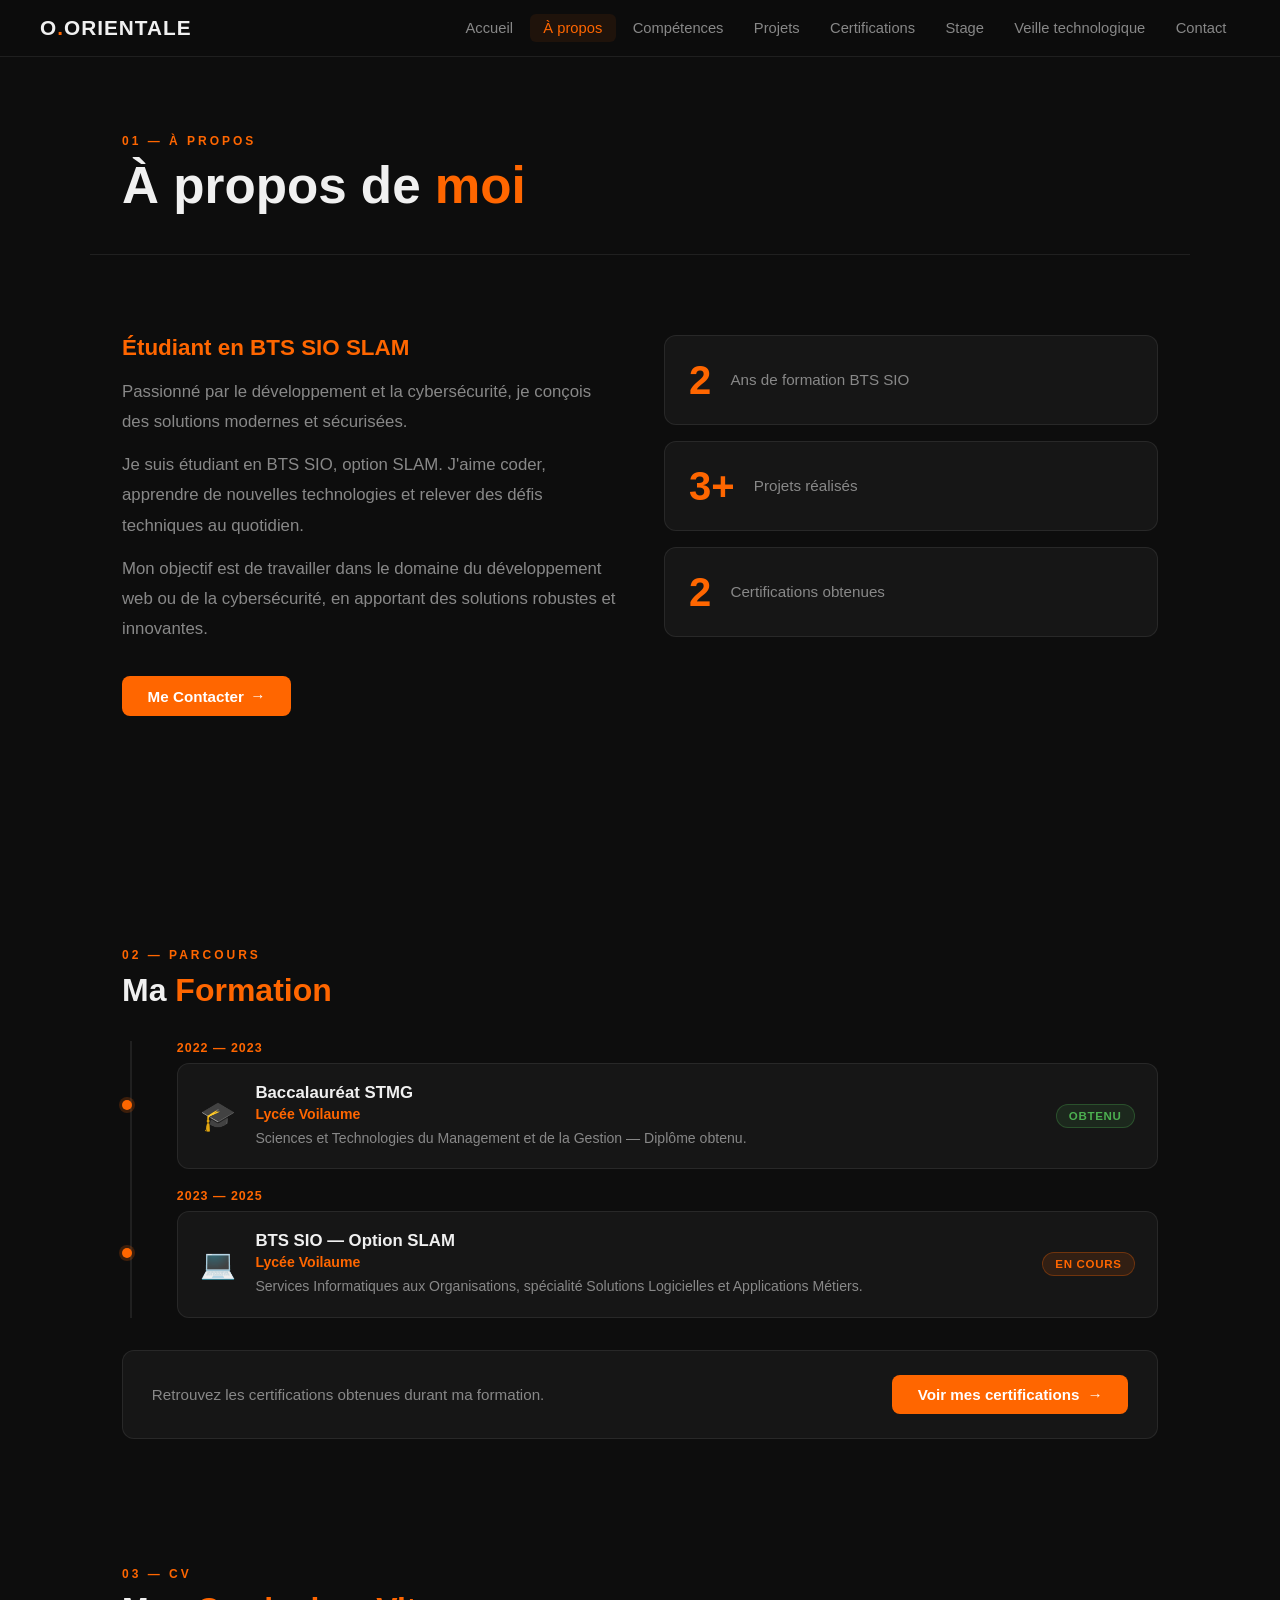
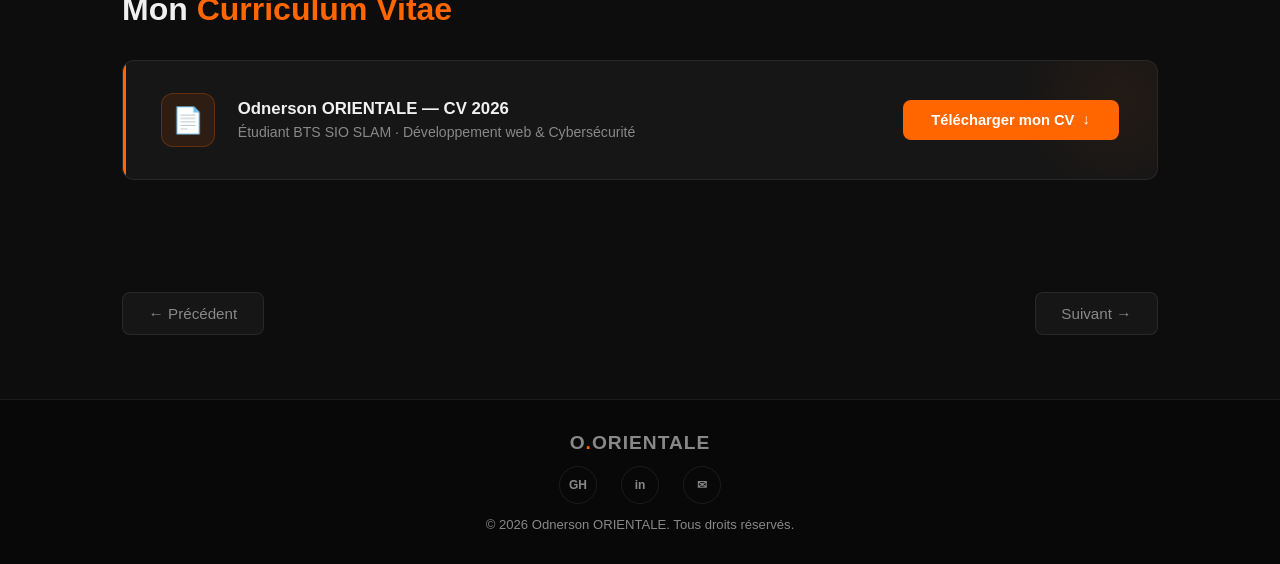
<file: about.html>
<!DOCTYPE html>
<html lang="fr">
<head>
  <meta charset="UTF-8">
  <meta name="viewport" content="width=device-width, initial-scale=1.0">
  <meta name="description" content="À propos d'Odnerson ORIENTALE - Étudiant BTS SIO SLAM.">
  <title>À propos — Odnerson ORIENTALE</title>
  <link rel="stylesheet" href="css/global.css">
  <link rel="stylesheet" href="css/about.css">
</head>
<body>

  <nav id="navbar">
    <a href="index.html" class="logo">O<span class="accent">.</span>ORIENTALE</a>
    <ul class="nav-links" id="nav-links">
      <li><a href="index.html">Accueil</a></li>
      <li><a href="about.html">À propos</a></li>
      <li><a href="skills.html">Compétences</a></li>
      <li><a href="projects.html">Projets</a></li>
      <li><a href="certifications.html">Certifications</a></li>
      <li><a href="stage.html">Stage</a></li>
      <li><a href="veille-technologique.html">Veille technologique</a></li>
      <li><a href="contact.html">Contact</a></li>
    </ul>
    <button class="hamburger" id="hamburger" aria-label="Menu">
      <span></span><span></span><span></span>
    </button>
  </nav>

  <div class="page-wrapper">
    <div class="page-hero reveal">
      <div class="section-label">01 — À propos</div>
      <h1>À propos de <span class="accent">moi</span></h1>
    </div>

    <div class="section">
      <div class="about-content">
        <div class="about-text reveal">
          <h3>Étudiant en BTS SIO SLAM</h3>
          <p>Passionné par le développement et la cybersécurité, je conçois des solutions modernes et sécurisées.</p>
          <p>Je suis étudiant en BTS SIO, option SLAM. J'aime coder, apprendre de nouvelles technologies et relever des défis techniques au quotidien.</p>
          <p>Mon objectif est de travailler dans le domaine du développement web ou de la cybersécurité, en apportant des solutions robustes et innovantes.</p>
          <a href="contact.html" class="btn btn-about">Me Contacter <span class="icon">→</span></a>
        </div>
        <div class="about-stats">
          <div class="stat-card reveal">
            <span class="stat-number">2</span>
            <span class="stat-label">Ans de formation BTS SIO</span>
          </div>
          <div class="stat-card reveal">
            <span class="stat-number">3+</span>
            <span class="stat-label">Projets réalisés</span>
          </div>
          <div class="stat-card reveal">
            <span class="stat-number">2</span>
            <span class="stat-label">Certifications obtenues</span>
          </div>
        </div>
      </div>
    </div>
  </div>

  <!-- SECTION PARCOURS DE FORMATION -->
  <div class="section">
    <div class="formation-section reveal">
      <div class="section-label">02 — Parcours</div>
      <h2>Ma <span class="accent">Formation</span></h2>
      <div class="formation-timeline">

        <div class="formation-card reveal">
          <div class="formation-year">2022 — 2023</div>
          <div class="formation-info">
            <div class="formation-icon">🎓</div>
            <div class="formation-details">
              <h4>Baccalauréat STMG</h4>
              <p class="formation-school">Lycée Voilaume</p>
              <p class="formation-desc">Sciences et Technologies du Management et de la Gestion — Diplôme obtenu.</p>
            </div>
            <div class="formation-badge obtained">Obtenu</div>
          </div>
        </div>

        <div class="formation-card reveal">
          <div class="formation-year">2023 — 2025</div>
          <div class="formation-info">
            <div class="formation-icon">💻</div>
            <div class="formation-details">
              <h4>BTS SIO — Option SLAM</h4>
              <p class="formation-school">Lycée Voilaume</p>
              <p class="formation-desc">Services Informatiques aux Organisations, spécialité Solutions Logicielles et Applications Métiers.</p>
            </div>
            <div class="formation-badge current">En cours</div>
          </div>
        </div>

      </div>

      <div class="formation-cta reveal">
        <p>Retrouvez les certifications obtenues durant ma formation.</p>
        <a href="certifications.html" class="btn btn-certif">Voir mes certifications <span class="icon">→</span></a>
      </div>
    </div>
  </div>

  <!-- SECTION CV -->
  <div class="section">
    <div class="cv-section reveal">
      <div class="section-label">03 — CV</div>
      <h2>Mon <span class="accent">Curriculum Vitae</span></h2>
      <div class="cv-card">
        <div class="cv-card-left">
          <div class="cv-icon">📄</div>
          <div class="cv-info">
            <h4>Odnerson ORIENTALE — CV 2026</h4>
            <p>Étudiant BTS SIO SLAM · Développement web & Cybersécurité</p>
          </div>
        </div>
        <a href="documents/CV/CV-Odnerson-Orientale.pdf" target="_blank" class="btn btn-cv">
          Télécharger mon CV <span class="icon">↓</span>
        </a>
      </div>
    </div>
  </div>

<div class="page-nav">
  <a href="index.html" class="nav-prev">← Précédent</a>
  <a href="skills.html" class="nav-next">Suivant →</a>
</div>

  <footer>
    <div class="footer-inner">
      <p class="footer-logo">O<span class="accent">.</span>ORIENTALE</p>
      <div class="footer-socials">
        <a href="https://github.com/odnr93" target="_blank" aria-label="GitHub"><span class="icon-social">GH</span></a>
        <a href="https://www.linkedin.com/in/odnerson-orientale-b3405135a/" target="_blank" aria-label="LinkedIn"><span class="icon-social">in</span></a>
        <a href="/cdn-cgi/l/email-protection#b8d7dcd6ddcacbd7d6d7cad1ddd6ccd9d4ddf8dfd5d9d1d496dbd7d5" aria-label="Email"><span class="icon-social">✉</span></a>
      </div>
      <p>&copy; 2026 Odnerson ORIENTALE. Tous droits réservés.</p>
    </div>
  <script src="js/script.js"></script>
</file>
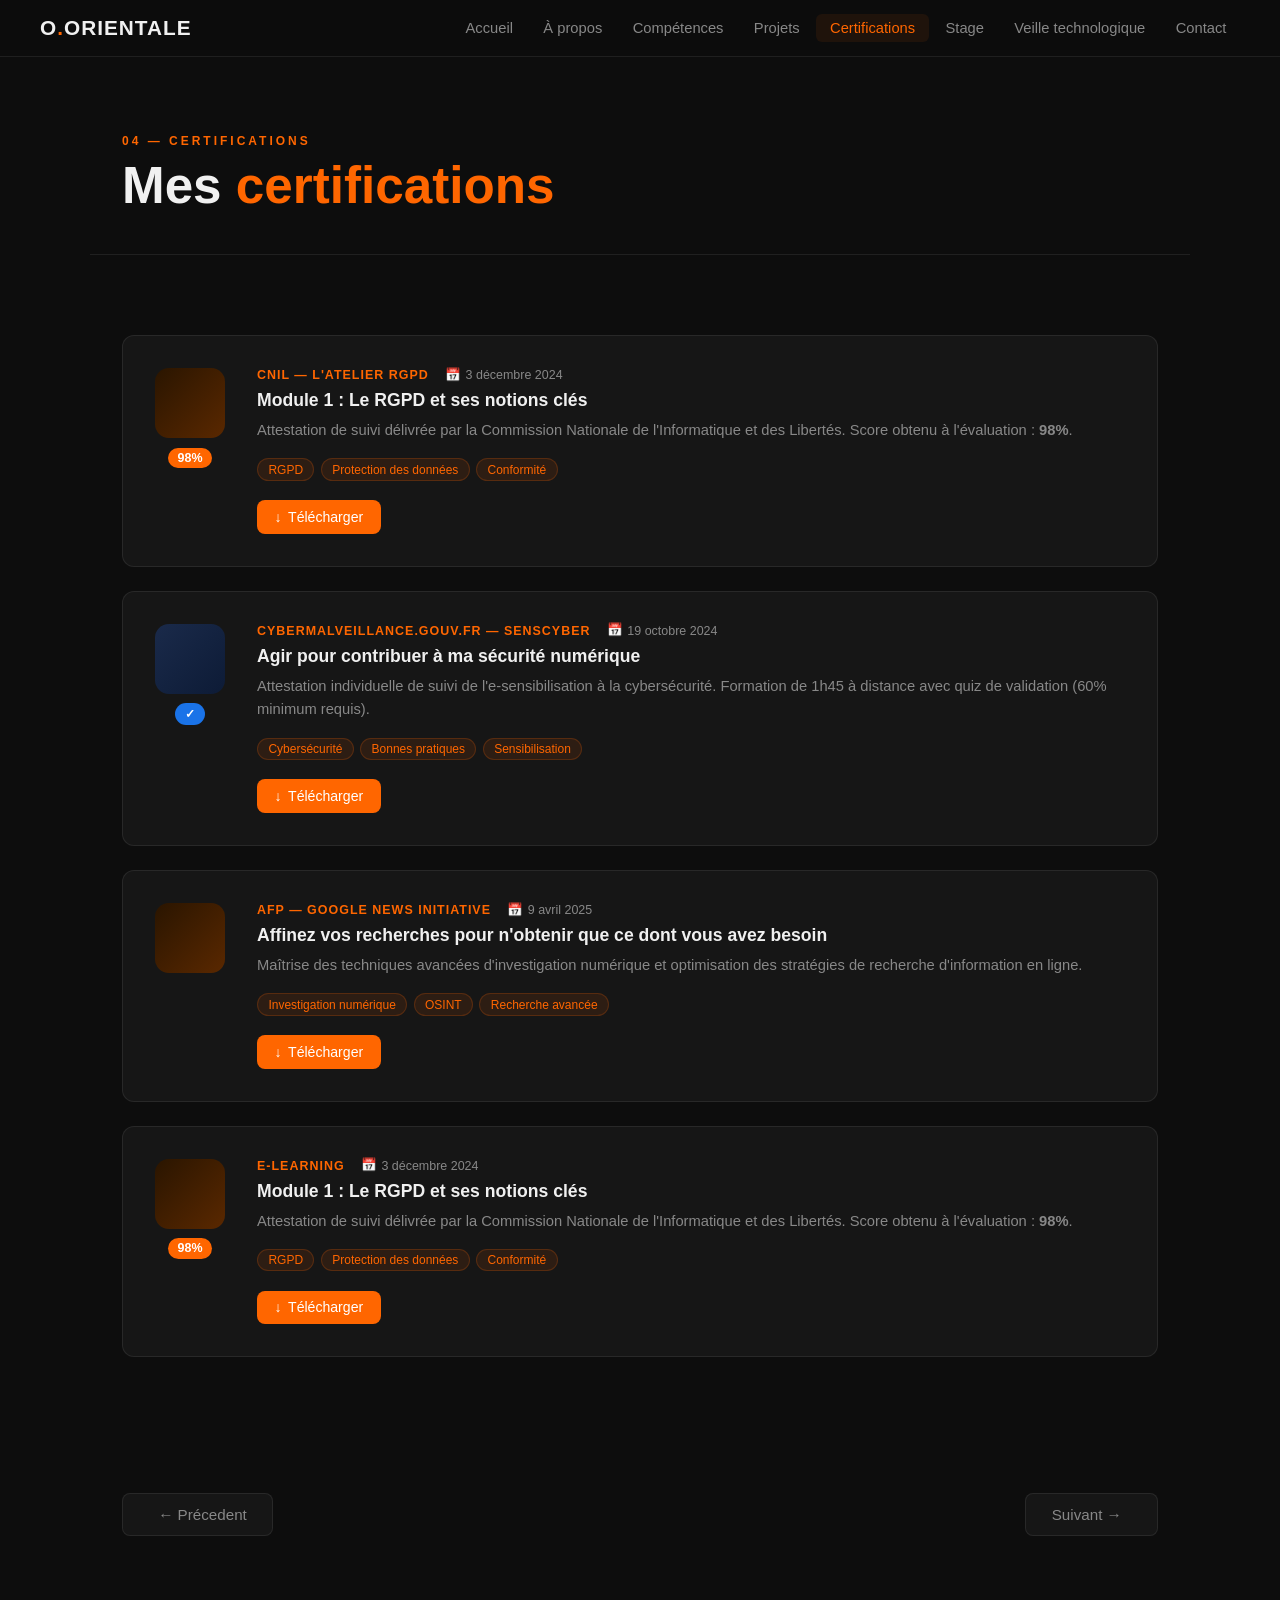
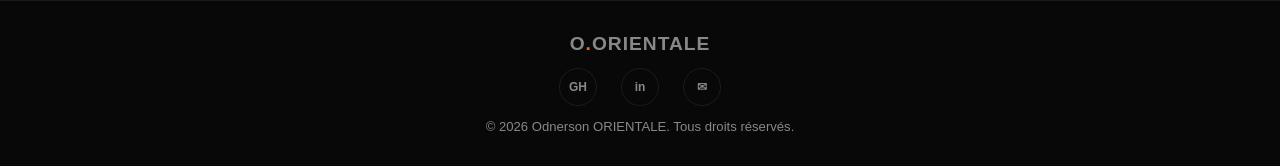
<file: certifications.html>
<!DOCTYPE html>
<html lang="fr">
<head>
  <meta charset="UTF-8">
  <meta name="viewport" content="width=device-width, initial-scale=1.0">
  <meta name="description" content="Certifications d'Odnerson ORIENTALE - CNIL RGPD et SensCyber.">
  <title>Certifications — Odnerson ORIENTALE</title>
  <link rel="stylesheet" href="css/global.css">
  <link rel="stylesheet" href="css/certifications.css">
</head>
<body>

  <nav id="navbar">
    <a href="index.html" class="logo">O<span class="accent">.</span>ORIENTALE</a>
    <ul class="nav-links" id="nav-links">
      <li><a href="index.html">Accueil</a></li>
      <li><a href="about.html">À propos</a></li>
      <li><a href="skills.html">Compétences</a></li>
      <li><a href="projects.html">Projets</a></li>
      <li><a href="certifications.html">Certifications</a></li>
      <li><a href="stage.html">Stage</a></li>
      <li><a href="veille-technologique.html">Veille technologique</a></li>
      <li><a href="contact.html">Contact</a></li>
    </ul>
    <button class="hamburger" id="hamburger" aria-label="Menu">
      <span></span><span></span><span></span>
    </button>
  </nav>

  <div class="page-wrapper">
    <div class="page-hero reveal">
      <div class="section-label">04 — Certifications</div>
      <h1>Mes <span class="accent">certifications</span></h1>
    </div>

    <div class="section">

      <!-- CNIL -->
      <div class="certification-container reveal">
        <div class="certif-left">
          <div class="certif-icon-wrap">
            <i class="fas fa-shield-alt certif-icon"></i>
          </div>
          <div class="certif-badge">98%</div>
        </div>
        <div class="certif-body">
          <div class="certif-meta">
            <span class="certif-org">CNIL — L'Atelier RGPD</span>
            <span class="certif-date"><span class="icon">📅</span> 3 décembre 2024</span>
          </div>
          <h3>Module 1 : Le RGPD et ses notions clés</h3>
          <p>Attestation de suivi délivrée par la Commission Nationale de l'Informatique et des Libertés. Score obtenu à l'évaluation : <strong>98%</strong>.</p>
          <div class="certif-tags">
            <span>RGPD</span><span>Protection des données</span><span>Conformité</span>
          </div>
          <div class="certif-actions">
            <a class="btn-certif-dl" href="documents/certifications/Certificat_CNIL_RGPD.pdf" target="_blank">
              <span class="icon">↓</span> Télécharger
            </a>
          </div>
        </div>
      </div>

      <!-- Senscyber -->
      <div class="certification-container reveal">
        <div class="certif-left">
          <div class="certif-icon-wrap certif-icon-wrap--blue">
            <i class="fas fa-user-shield certif-icon"></i>
          </div>
          <div class="certif-badge certif-badge-blue">✓</div>
        </div>
        <div class="certif-body">
          <div class="certif-meta">
            <span class="certif-org">Cybermalveillance.gouv.fr — SensCyber</span>
            <span class="certif-date"><span class="icon">📅</span> 19 octobre 2024</span>
          </div>
          <h3>Agir pour contribuer à ma sécurité numérique</h3>
          <p>Attestation individuelle de suivi de l'e-sensibilisation à la cybersécurité. Formation de 1h45 à distance avec quiz de validation (60% minimum requis).</p>
          <div class="certif-tags">
            <span>Cybersécurité</span><span>Bonnes pratiques</span><span>Sensibilisation</span>
          </div>
          <div class="certif-actions">
             <a class="btn-certif-dl" href="documents/certifications/Attestation_SensCyber.pdf" target="_blank">
              <span class="icon">↓</span> Télécharger
            </a>
          </div>
        </div>
      </div>
      <!-- AFP_Module1 -->
      <div class="certification-container reveal">
        <div class="certif-left">
          <div class="certif-icon-wrap">
            <i class="fas fa-search-plus certif-icon"></i>
          </div>

        </div>
        <div class="certif-body">
          <div class="certif-meta">
            <span class="certif-org">AFP — Google News Initiative</span>
            <span class="certif-date"><span class="icon">📅</span> 9 avril 2025</span>
          </div>
          <h3>Affinez vos recherches pour n'obtenir que ce dont vous avez besoin</h3>
          <p>Maîtrise des techniques avancées d'investigation numérique et optimisation des stratégies de recherche d'information en ligne.</p>
          <div class="certif-tags">
            <span>Investigation numérique</span><span>OSINT</span><span>Recherche avancée</span>
          </div>
          <div class="certif-actions">
            <a class="btn-certif-dl" href="documents/certifications/Orientale.Odnerson.mooc_AFP_module1.pdf" target="_blank">
              <span class="icon">↓</span> Télécharger
            </a>
          </div>
        </div>
      </div>

      <!-- E-learning 1 -->
      <div class="certification-container reveal">
        <div class="certif-left">
          <div class="certif-icon-wrap">
            <i class="fas fa-shield-alt certif-icon"></i>
          </div>
          <div class="certif-badge">98%</div>
        </div>
        <div class="certif-body">
          <div class="certif-meta">
            <span class="certif-org">E-learning</span>
            <span class="certif-date"><span class="icon">📅</span> 3 décembre 2024</span>
          </div>
          <h3>Module 1 : Le RGPD et ses notions clés</h3>
          <p>Attestation de suivi délivrée par la Commission Nationale de l'Informatique et des Libertés. Score obtenu à l'évaluation : <strong>98%</strong>.</p>
          <div class="certif-tags">
            <span>RGPD</span><span>Protection des données</span><span>Conformité</span>
          </div>
          <div class="certif-actions">
            <a class="btn-certif-dl" href="documents/certifications/Orientale_Odnerson_Projet_E-learning (1).pdf" target="_blank">
              <span class="icon">↓</span> Télécharger
            </a>
          </div>
        </div>
      </div>
    </div>
  </div>

<div class="page-nav">
  <a href="projects.html" class="nav-prev"><i class="fas fa-arrow-left"></i>← Précedent</a>
  <a href="stage.html" class="nav-next">Suivant →<i class="fas fa-arrow-right"></i></a>
</div>

  <footer>
    <div class="footer-inner">
      <p class="footer-logo">O<span class="accent">.</span>ORIENTALE</p>
      <div class="footer-socials">
        <a href="https://github.com/odnr93" target="_blank" aria-label="GitHub"><span class="icon-social">GH</span></a>
        <a href="https://www.linkedin.com/in/odnerson-orientale-b3405135a/" target="_blank" aria-label="LinkedIn"><span class="icon-social">in</span></a>
        <a href="mailto:odnersonorientale@gmail.com" aria-label="Email"><span class="icon-social">✉</span></a>
      </div>
      <p>&copy; 2026 Odnerson ORIENTALE. Tous droits réservés.</p>
    </div>
  </footer>

  <script>
    const CNIL_URI = "[data-uri]";
    const SENSCYBER_URI = "[data-uri]";
  </script>
  <script src="js/script.js"></script>
</body>
</html>
</file>
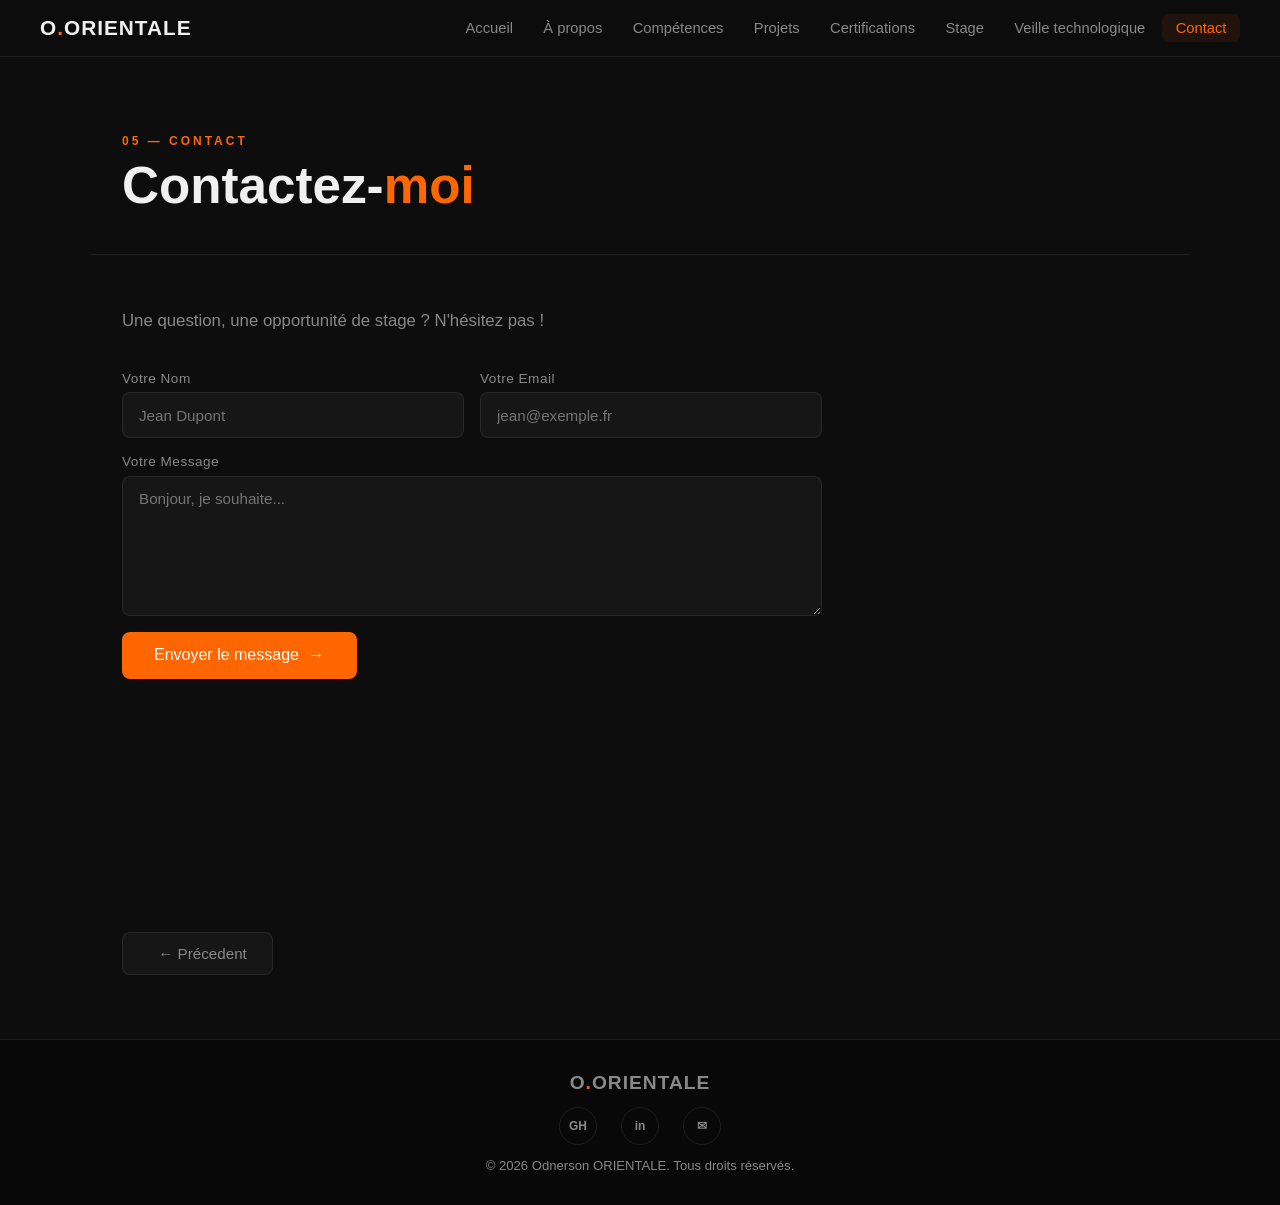
<file: contact.html>
<!DOCTYPE html>
<html lang="fr">
<head>
  <meta charset="UTF-8">
  <meta name="viewport" content="width=device-width, initial-scale=1.0">
  <meta name="description" content="Contactez Odnerson ORIENTALE - Étudiant BTS SIO SLAM.">
  <title>Contact — Odnerson ORIENTALE</title>
  <link rel="stylesheet" href="css/global.css">
  <link rel="stylesheet" href="css/contact.css">
</head>
<body>

  <nav id="navbar">
    <a href="index.html" class="logo">O<span class="accent">.</span>ORIENTALE</a>
    <ul class="nav-links" id="nav-links">
      <li><a href="index.html">Accueil</a></li>
      <li><a href="about.html">À propos</a></li>
      <li><a href="skills.html">Compétences</a></li>
      <li><a href="projects.html">Projets</a></li>
      <li><a href="certifications.html">Certifications</a></li>
      <li><a href="stage.html">Stage</a></li>
      <li><a href="veille-technologique.html">Veille technologique</a></li>
      <li><a href="contact.html">Contact</a></li>

    </ul>
    <button class="hamburger" id="hamburger" aria-label="Menu">
      <span></span><span></span><span></span>
    </button>
  </nav>

  <div class="page-wrapper">
    <div class="page-hero reveal">
      <div class="section-label">05 — Contact</div>
      <h1>Contactez-<span class="accent">moi</span></h1>
    </div>

    <div class="section">
      <p class="contact-sub reveal">Une question, une opportunité de stage ? N'hésitez pas !</p>

      <form id="contact-form" class="contact-form reveal" action="https://formspree.io/f/VOTRE_ID" method="POST">
        <div class="form-row">
          <div class="form-group">
            <label for="name">Votre Nom</label>
            <input type="text" id="name" name="name" placeholder="Jean Dupont" required>
          </div>
          <div class="form-group">
            <label for="email">Votre Email</label>
            <input type="email" id="email" name="email" placeholder="jean@exemple.fr" required>
          </div>
        </div>
        <div class="form-group">
          <label for="message">Votre Message</label>
          <textarea id="message" name="message" placeholder="Bonjour, je souhaite..." rows="6" required></textarea>
        </div>
        <button type="submit" class="btn-submit">
          <span>Envoyer le message</span> <span class="icon">→</span>
        </button>
        <p class="form-notice" id="form-notice"></p>
      </form>
    </div>
  </div>

<div class="page-nav">
  <a href="veille-technologique.html" class="nav-prev"><i class="fas fa-arrow-left"></i> ← Précedent</a>
  <span class="page-nav-spacer"></span>
</div>

  <footer>
    <div class="footer-inner">
      <p class="footer-logo">O<span class="accent">.</span>ORIENTALE</p>
      <div class="footer-socials">
        <a href="https://github.com/odnr93" target="_blank" aria-label="GitHub"><span class="icon-social">GH</span></a>
        <a href="https://www.linkedin.com/in/odnerson-orientale-b3405135a/" target="_blank" aria-label="LinkedIn"><span class="icon-social">in</span></a>
        <a href="mailto:odnersonorientale@gmail.com" aria-label="Email"><span class="icon-social">✉</span></a>
      </div>
      <p>&copy; 2026 Odnerson ORIENTALE. Tous droits réservés.</p>
    </div>
  </footer>

  <script src="js/script.js"></script>
</body>
</html>
</file>
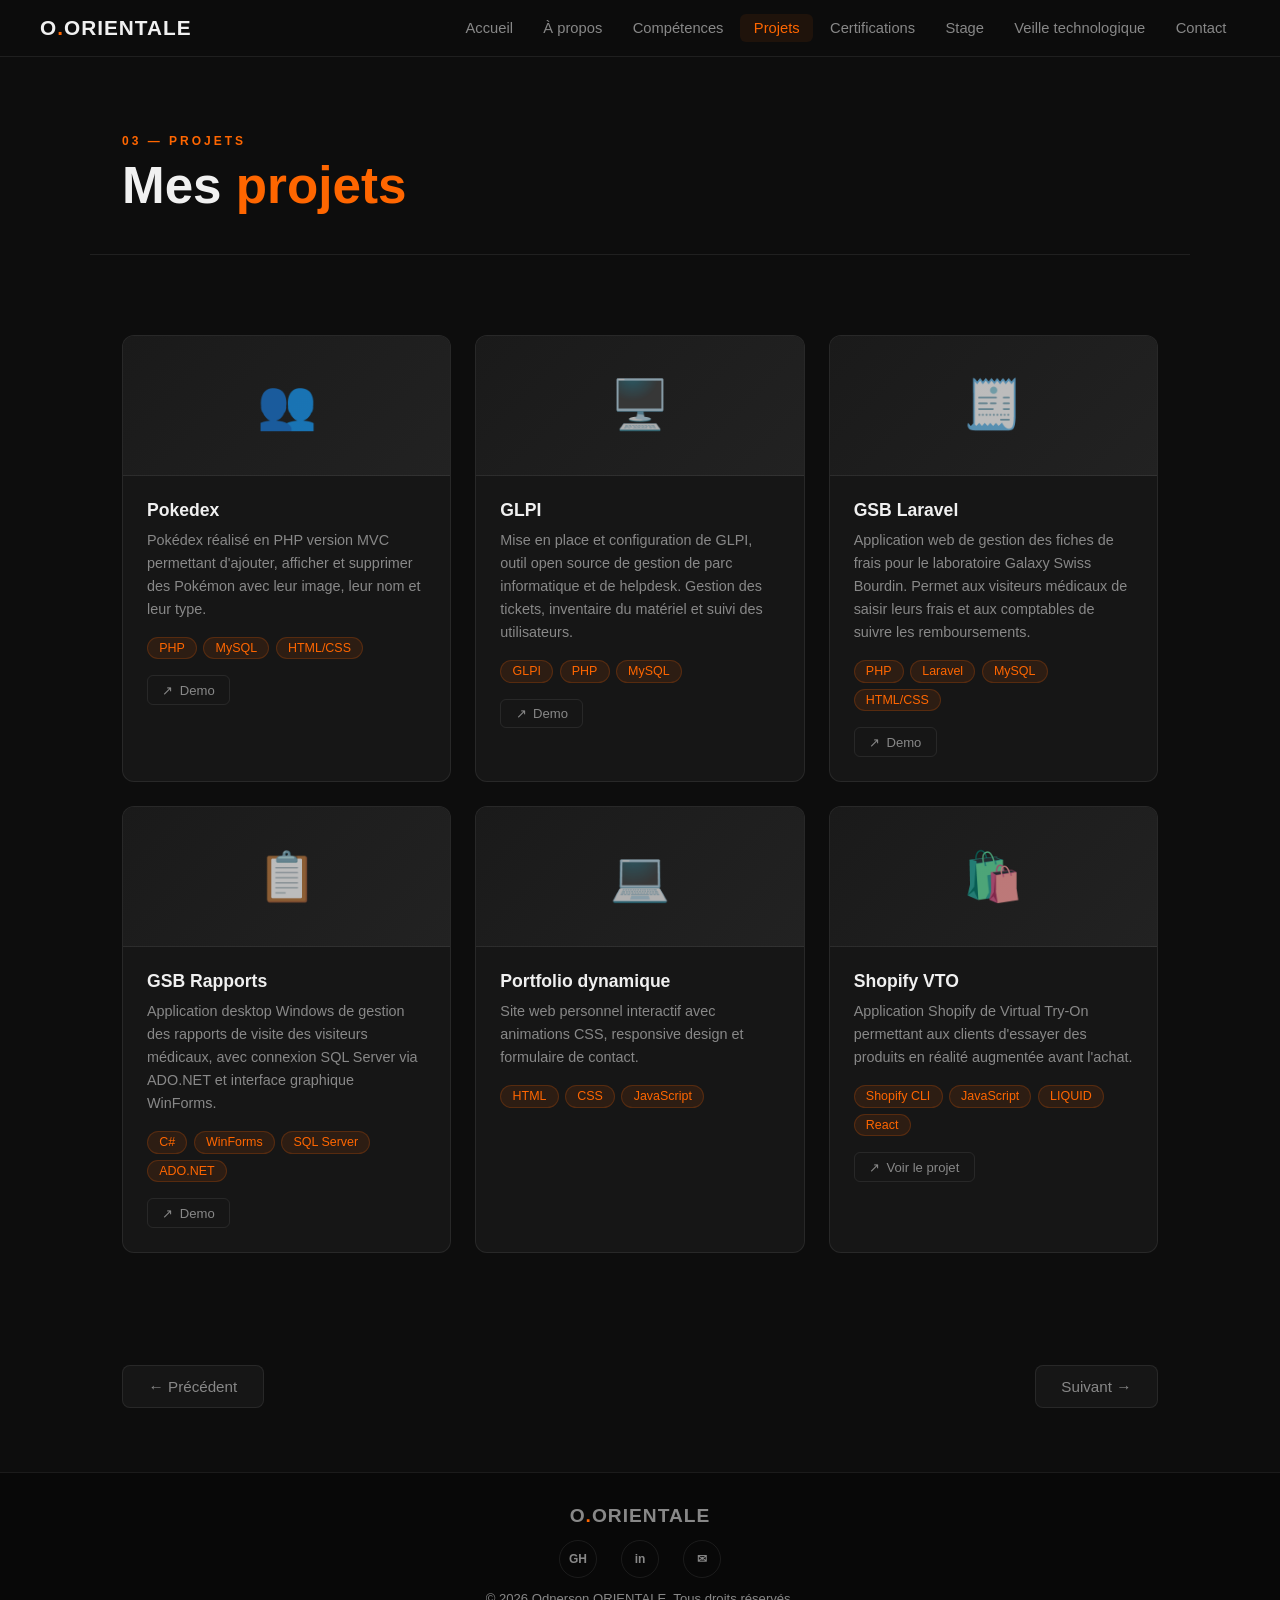
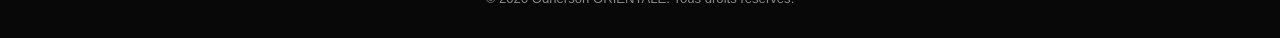
<file: projects.html>
<!DOCTYPE html>
<html lang="fr">
<head>
  <meta charset="UTF-8">
  <meta name="viewport" content="width=device-width, initial-scale=1.0">
  <meta name="description" content="Projets d'Odnerson ORIENTALE - Développement web et applications.">
  <title>Projets — Odnerson ORIENTALE</title>
  <link rel="stylesheet" href="css/global.css">
  <link rel="stylesheet" href="css/projects.css">
</head>
<body>

  <nav id="navbar">
    <a href="index.html" class="logo">O<span class="accent">.</span>ORIENTALE</a>
    <ul class="nav-links" id="nav-links">
      <li><a href="index.html">Accueil</a></li>
      <li><a href="about.html">À propos</a></li>
      <li><a href="skills.html">Compétences</a></li>
      <li><a href="projects.html" class="active">Projets</a></li>
      <li><a href="certifications.html">Certifications</a></li>
      <li><a href="stage.html">Stage</a></li>
      <li><a href="veille-technologique.html">Veille technologique</a></li>
      <li><a href="contact.html">Contact</a></li>
    </ul>
    <button class="hamburger" id="hamburger" aria-label="Menu">
      <span></span><span></span><span></span>
    </button>
  </nav>

  <div class="page-wrapper">
    <div class="page-hero reveal">
      <div class="section-label">03 — Projets</div>
      <h1>Mes <span class="accent">projets</span></h1>
    </div>

    <div class="section">
      <div class="grid-container">

        <div class="project-card reveal">
          <div class="project-preview">
            <div class="project-icon">👥</div>
          </div>
          <div class="project-body">
            <h3>Pokedex</h3>
            <p>Pokédex réalisé en PHP version MVC permettant d'ajouter, afficher et supprimer des Pokémon avec leur image, leur nom et leur type.</p>
            <div class="skill-tags">
              <span>PHP</span>
              <span>MySQL</span>
              <span>HTML/CSS</span>
            </div>
            <div class="project-links">
              <a href="galerie-pokedex.html" class="btn-sm btn-outline"><span class="icon">↗</span> Demo</a>
            </div>
          </div>
        </div>

        <div class="project-card reveal">
          <div class="project-preview">
            <div class="project-icon">🖥️</div>
          </div>
          <div class="project-body">
            <h3>GLPI</h3>
            <p>Mise en place et configuration de GLPI, outil open source de gestion de parc informatique et de helpdesk. Gestion des tickets, inventaire du matériel et suivi des utilisateurs.</p>
            <div class="skill-tags">
              <span>GLPI</span>
              <span>PHP</span>
              <span>MySQL</span>
            </div>
            <div class="project-links">
              <a href="galerie-glpi.html" class="btn-sm btn-outline"><span class="icon">↗</span> Demo</a>
            </div>
          </div>
        </div>

        <div class="project-card reveal">
          <div class="project-preview">
            <div class="project-icon">🧾</div>
          </div>
          <div class="project-body">
            <h3>GSB Laravel</h3>
            <p>Application web de gestion des fiches de frais pour le laboratoire Galaxy Swiss Bourdin. Permet aux visiteurs médicaux de saisir leurs frais et aux comptables de suivre les remboursements.</p>
            <div class="skill-tags">
              <span>PHP</span>
              <span>Laravel</span>
              <span>MySQL</span>
              <span>HTML/CSS</span>
            </div>
            <div class="project-links">
              <a href="galerie-gsb.html" class="btn-sm btn-outline"><span class="icon">↗</span> Demo</a>
            </div>
          </div>
        </div>

        <div class="project-card reveal">
          <div class="project-preview">
            <div class="project-icon">📋</div>
          </div>
          <div class="project-body">
            <h3>GSB Rapports</h3>
            <p>Application desktop Windows de gestion des rapports de visite des visiteurs médicaux, avec connexion SQL Server via ADO.NET et interface graphique WinForms.</p>
            <div class="skill-tags">
              <span>C#</span>
              <span>WinForms</span>
              <span>SQL Server</span>
              <span>ADO.NET</span>
            </div>
            <div class="project-links">
              <a href="galerie-gsb-rapports.html" class="btn-sm btn-outline"><span class="icon">↗</span> Demo</a>
            </div>
          </div>
        </div>

        <div class="project-card reveal">
          <div class="project-preview">
            <div class="project-icon">💻</div>
          </div>
          <div class="project-body">
            <h3>Portfolio dynamique</h3>
            <p>Site web personnel interactif avec animations CSS, responsive design et formulaire de contact.</p>
            <div class="skill-tags">
              <span>HTML</span>
              <span>CSS</span>
              <span>JavaScript</span>
            </div>
          </div>
        </div>

        <div class="project-card reveal">
          <div class="project-preview">
            <div class="project-icon">🛍️</div>
          </div>
          <div class="project-body">
            <h3>Shopify VTO</h3>
            <p>Application Shopify de Virtual Try-On permettant aux clients d'essayer des produits en réalité augmentée avant l'achat.</p>
            <div class="skill-tags">
              <span>Shopify CLI</span>
              <span>JavaScript</span>
              <span>LIQUID</span>
              <span>React</span>
            </div>
            <div class="project-links">
                <a href="stage.html" class="btn-sm btn-outline"><span class="icon">↗</span> Voir le projet</a>
            </div>
          </div>
        </div>

      </div>
    </div>
  </div>

  <div class="page-nav">
    <a href="skills.html" class="nav-prev">← Précédent</a>
    <a href="certifications.html" class="nav-next">Suivant →</a>
  </div>

  <footer>
    <div class="footer-inner">
      <p class="footer-logo">O<span class="accent">.</span>ORIENTALE</p>
      <div class="footer-socials">
        <a href="https://github.com/odnr93" target="_blank" aria-label="GitHub"><span class="icon-social">GH</span></a>
        <a href="https://www.linkedin.com/in/odnerson-orientale-b3405135a/" target="_blank" aria-label="LinkedIn"><span class="icon-social">in</span></a>
        <a href="/cdn-cgi/l/email-protection#016e656f6473726e6f6e7368646f75606d6441666c60686d2f626e6c" aria-label="Email"><span class="icon-social">✉</span></a>
      </div>
      <p>&copy; 2026 Odnerson ORIENTALE. Tous droits réservés.</p>
    </div>
  </footer>

  <script src="js/script.js"></script>
</file>
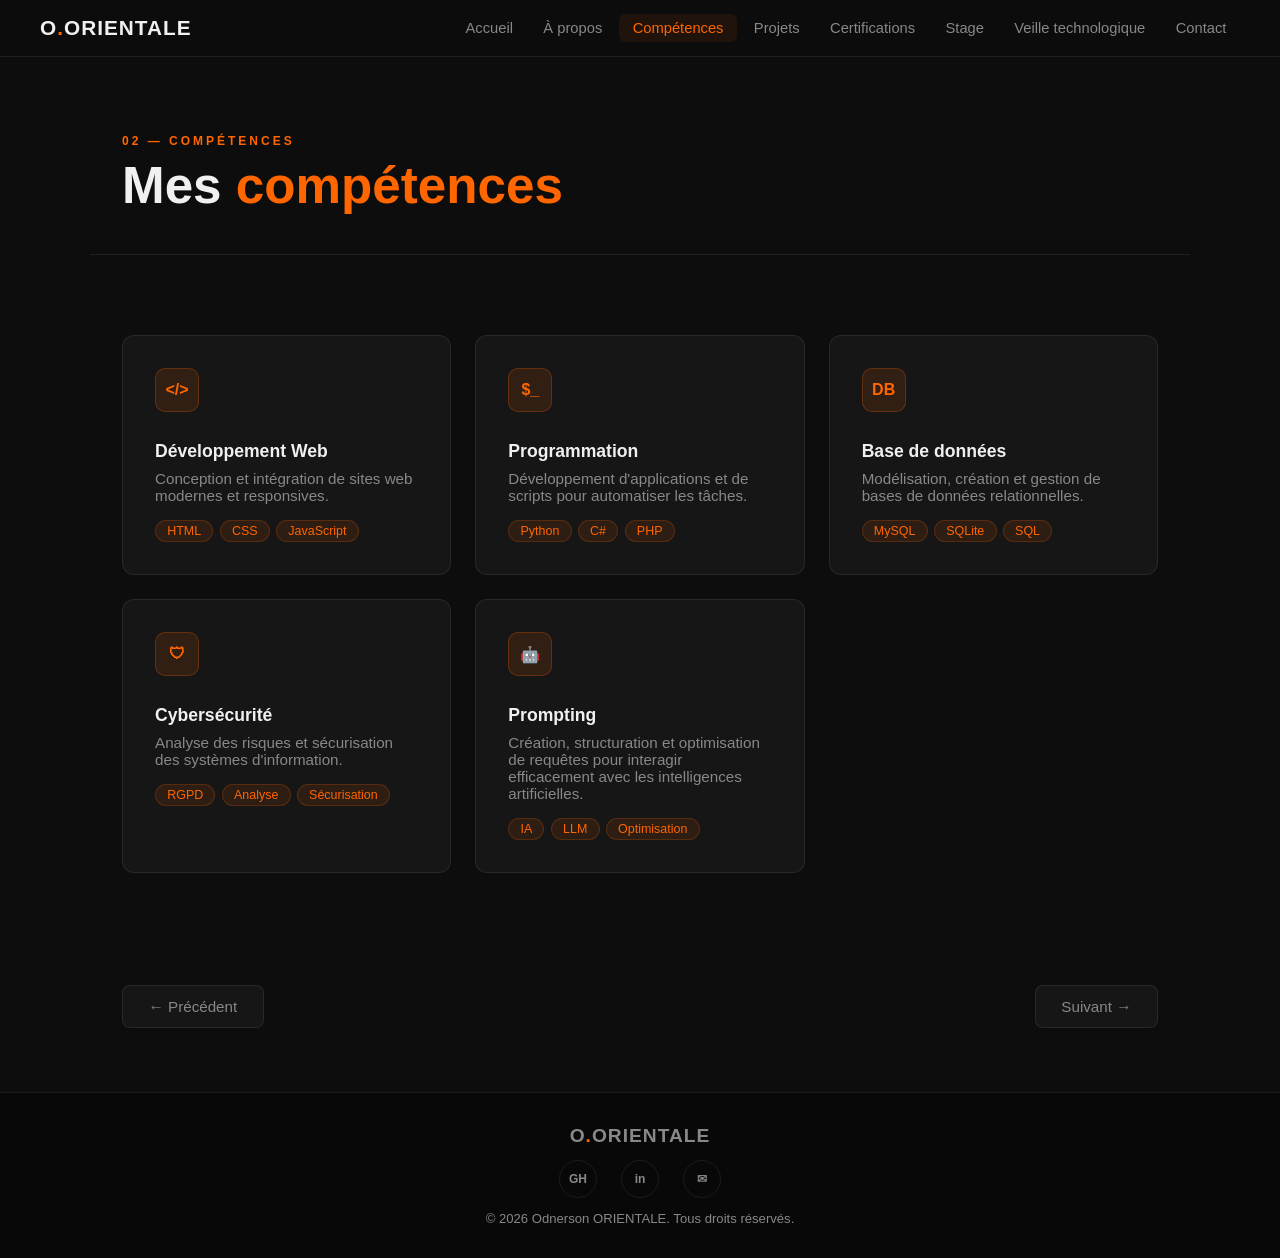
<file: skills.html>
<!DOCTYPE html>
<html lang="fr">
<head>
  <meta charset="UTF-8">
  <meta name="viewport" content="width=device-width, initial-scale=1.0">
  <meta name="description" content="Compétences d'Odnerson ORIENTALE - Développement web, programmation, bases de données, cybersécurité.">
  <title>Compétences — Odnerson ORIENTALE</title>
  <style>
/* =============================================
   GLOBAL.CSS
   ============================================= */
:root {
  --accent: #ff6600;
  --accent-hover: #ff4500;
  --bg: #0d0d0d;
  --bg-card: #161616;
  --bg-card-hover: #1e1e1e;
  --text: #f0f0f0;
  --text-muted: #888;
  --border: rgba(255, 255, 255, 0.08);
  --radius: 12px;
  --transition: 0.3s ease;
  --font-display: 'Segoe UI', 'Helvetica Neue', Arial, sans-serif;
  --font-body: 'Segoe UI', 'Helvetica Neue', Arial, sans-serif;
}

*, *::before, *::after { margin: 0; padding: 0; box-sizing: border-box; }
html { scroll-behavior: smooth; }
body { font-family: var(--font-body); color: var(--text); background: var(--bg); overflow-x: hidden; }
.accent { color: var(--accent); }

nav {
  position: fixed; width: 100%; top: 0; left: 0; z-index: 1000;
  display: flex; justify-content: space-between; align-items: center;
  padding: 1rem 2.5rem;
  background: rgba(13,13,13,0.97);
  border-bottom: 1px solid var(--border);
}
.logo { font-size: 1.3rem; font-weight: 800; text-decoration: none; color: var(--text); letter-spacing: 1px; }
.nav-links { list-style: none; display: flex; gap: 0.2rem; }
.nav-links li a {
  color: var(--text-muted); text-decoration: none; font-size: 0.92rem;
  font-weight: 500; padding: 0.4rem 0.85rem; border-radius: 6px;
  transition: color var(--transition), background var(--transition);
}
.nav-links li a:hover, .nav-links li a.active { color: var(--accent); background: rgba(255,102,0,0.08); }

.hamburger { display: none; flex-direction: column; justify-content: space-between; width: 26px; height: 18px; background: none; border: none; cursor: pointer; padding: 0; }
.hamburger span { display: block; height: 2px; background: var(--text); border-radius: 2px; transition: all var(--transition); }
.hamburger.open span:nth-child(1) { transform: translateY(8px) rotate(45deg); }
.hamburger.open span:nth-child(2) { opacity: 0; }
.hamburger.open span:nth-child(3) { transform: translateY(-8px) rotate(-45deg); }

.page-wrapper { padding-top: 70px; min-height: 100vh; }
.page-hero { padding: 4rem 2rem 2.5rem; max-width: 1100px; margin: 0 auto 3rem; border-bottom: 1px solid var(--border); }
.section-label { font-size: 0.75rem; font-weight: 700; letter-spacing: 3px; text-transform: uppercase; color: var(--accent); margin-bottom: 0.6rem; }
.page-hero h1 { font-size: clamp(2rem, 5vw, 3.2rem); font-weight: 800; line-height: 1.1; }
.section { padding: 2rem 2rem 5rem; max-width: 1100px; margin: 0 auto; }

/* SCROLL REVEAL — visible par défaut, animé si JS actif */
.reveal { opacity: 1; transform: none; transition: opacity 0.6s ease, transform 0.6s ease; }
.js-loaded .reveal { opacity: 0; transform: translateY(24px); }
.js-loaded .reveal.visible { opacity: 1; transform: translateY(0); }

.btn {
  display: inline-flex; align-items: center; gap: 0.4rem;
  background: var(--accent); color: #fff; padding: 0.7rem 1.6rem;
  border: none; border-radius: 8px; font-size: 0.95rem; font-weight: 600;
  text-decoration: none; cursor: pointer;
  transition: background var(--transition), transform var(--transition);
}
.btn:hover { background: var(--accent-hover); transform: translateY(-2px); }

footer { background: #080808; border-top: 1px solid var(--border); padding: 2rem; text-align: center; }
.footer-inner { max-width: 600px; margin: 0 auto; display: flex; flex-direction: column; align-items: center; gap: 0.8rem; }
.footer-logo { font-size: 1.2rem; font-weight: 800; letter-spacing: 1px; }
.footer-socials { display: flex; gap: 1.5rem; }
.footer-socials a { color: var(--text-muted); text-decoration: none; transition: color var(--transition); display: inline-flex; align-items: center; justify-content: center; transition: transform var(--transition); }
.footer-socials a:hover { color: var(--accent); transform: translateY(-3px); }
footer p { color: var(--text-muted); font-size: 0.82rem; }

.icon { display: inline-block; font-style: normal; font-size: 1em; line-height: 1; }

.icon-card {
  display: inline-flex; align-items: center; justify-content: center;
  width: 44px; height: 44px;
  background: rgba(255, 102, 0, 0.12);
  border: 1px solid rgba(255, 102, 0, 0.25);
  border-radius: 10px;
  font-size: 1rem; font-weight: 700;
  color: var(--accent);
  margin-bottom: 0.8rem;
}

.icon-social {
  display: inline-flex; align-items: center; justify-content: center;
  width: 38px; height: 38px; border-radius: 50%;
  border: 1px solid var(--border);
  font-size: 0.75rem; font-weight: 700;
  color: var(--text-muted); text-decoration: none;
  transition: all var(--transition); letter-spacing: 0;
}
a:has(.icon-social):hover .icon-social,
.footer-socials a:hover .icon-social { border-color: var(--accent); color: var(--accent); }

/* PAGE NAV */
.page-nav {
  display: flex; justify-content: space-between; align-items: center;
  max-width: 1100px; margin: 0 auto; padding: 2rem 2rem 4rem; gap: 1rem;
}
.page-nav a {
  display: inline-flex; align-items: center; gap: 0.6rem;
  padding: 0.75rem 1.6rem; border-radius: 8px;
  font-size: 0.95rem; font-weight: 500; text-decoration: none;
  border: 1px solid var(--border); color: var(--text-muted);
  background: var(--bg-card); transition: all var(--transition);
}
.page-nav a:hover { border-color: var(--accent); color: var(--accent); background: rgba(255,102,0,0.05); transform: translateY(-2px); }
.page-nav a.nav-next { margin-left: auto; }
.page-nav a.nav-prev { margin-right: auto; }

@media (max-width: 768px) {
  nav { padding: 0.9rem 1.2rem; }
  .hamburger { display: flex; }
  .nav-links { display: none; position: absolute; top: 100%; left: 0; width: 100%; flex-direction: column; background: rgba(13,13,13,0.98); border-top: 1px solid var(--border); padding: 0.8rem 0; gap: 0; }
  .nav-links.open { display: flex; }
  .nav-links li a { display: block; padding: 0.75rem 1.5rem; border-radius: 0; font-size: 1rem; }
  .section { padding: 1.5rem 1.2rem 3rem; }
  .page-hero { padding: 3rem 1.2rem 2rem; }
}

/* =============================================
   SKILLS.CSS
   ============================================= */
.grid-container {
  display: grid;
  grid-template-columns: repeat(3, 1fr);
  gap: 1.5rem;
}

@media (max-width: 1024px) {
  .grid-container { grid-template-columns: repeat(2, 1fr); }
}
@media (max-width: 600px) {
  .grid-container { grid-template-columns: 1fr; }
}

.card {
  background: var(--bg-card);
  border: 1px solid var(--border);
  padding: 2rem;
  border-radius: var(--radius);
  text-align: left;
  transition: transform var(--transition), border-color var(--transition), background var(--transition);
}
.card:hover {
  transform: translateY(-6px);
  border-color: rgba(255, 102, 0, 0.3);
  background: var(--bg-card-hover);
}
.card-icon { font-size: 1.8rem; color: var(--accent); margin-bottom: 1rem; }
.card h3 { font-family: var(--font-display); font-size: 1.1rem; margin-bottom: 0.5rem; }
.card p { color: var(--text-muted); font-size: 0.95rem; margin-bottom: 1rem; }

.skill-tags { display: flex; flex-wrap: wrap; gap: 0.4rem; margin-top: 0.8rem; }
.skill-tags span {
  display: inline-block;
  background: rgba(255, 102, 0, 0.1);
  color: var(--accent);
  border: 1px solid rgba(255, 102, 0, 0.2);
  padding: 0.2rem 0.7rem;
  border-radius: 50px;
  font-size: 0.78rem;
  font-weight: 500;
  white-space: nowrap;
}
  </style>
</head>
<body>

  <nav id="navbar">
    <a href="index.html" class="logo">O<span class="accent">.</span>ORIENTALE</a>
    <ul class="nav-links" id="nav-links">
      <li><a href="index.html">Accueil</a></li>
      <li><a href="about.html">À propos</a></li>
      <li><a href="skills.html" class="active">Compétences</a></li>
      <li><a href="projects.html">Projets</a></li>
      <li><a href="certifications.html">Certifications</a></li>
      <li><a href="stage.html">Stage</a></li>
      <li><a href="veille-technologique.html">Veille technologique</a></li>
      <li><a href="contact.html">Contact</a></li>
    </ul>
    <button class="hamburger" id="hamburger" aria-label="Menu">
      <span></span><span></span><span></span>
    </button>
  </nav>

  <div class="page-wrapper">
    <div class="page-hero reveal">
      <div class="section-label">02 — Compétences</div>
      <h1>Mes <span class="accent">compétences</span></h1>
    </div>

    <div class="section">
      <div class="grid-container">

        <div class="card reveal">
          <div class="card-icon"><span class="icon-card">&lt;/&gt;</span></div>
          <h3>Développement Web</h3>
          <p>Conception et intégration de sites web modernes et responsives.</p>
          <div class="skill-tags">
            <span>HTML</span><span>CSS</span><span>JavaScript</span>
          </div>
        </div>

        <div class="card reveal">
          <div class="card-icon"><span class="icon-card">$_</span></div>
          <h3>Programmation</h3>
          <p>Développement d'applications et de scripts pour automatiser les tâches.</p>
          <div class="skill-tags">
            <span>Python</span><span>C#</span><span>PHP</span>
          </div>
        </div>

        <div class="card reveal">
          <div class="card-icon"><span class="icon-card">DB</span></div>
          <h3>Base de données</h3>
          <p>Modélisation, création et gestion de bases de données relationnelles.</p>
          <div class="skill-tags">
            <span>MySQL</span><span>SQLite</span><span>SQL</span>
          </div>
        </div>

        <div class="card reveal">
          <div class="card-icon"><span class="icon-card">🛡</span></div>
          <h3>Cybersécurité</h3>
          <p>Analyse des risques et sécurisation des systèmes d'information.</p>
          <div class="skill-tags">
            <span>RGPD</span><span>Analyse</span><span>Sécurisation</span>
          </div>
        </div>

        <div class="card reveal">
          <div class="card-icon"><span class="icon-card">🤖</span></div>
          <h3>Prompting</h3>
          <p>Création, structuration et optimisation de requêtes pour interagir efficacement avec les intelligences artificielles.</p>
          <div class="skill-tags">
            <span>IA</span><span>LLM</span><span>Optimisation</span>
          </div>
        </div>

      </div>
    </div>
  </div>

  <div class="page-nav">
    <a href="about.html" class="nav-prev">← Précédent</a>
    <a href="projects.html" class="nav-next">Suivant →</a>
  </div>

  <footer>
    <div class="footer-inner">
      <p class="footer-logo">O<span class="accent">.</span>ORIENTALE</p>
      <div class="footer-socials">
        <a href="https://github.com/odnr93" target="_blank" aria-label="GitHub"><span class="icon-social">GH</span></a>
        <a href="https://www.linkedin.com/in/odnerson-orientale-b3405135a/" target="_blank" aria-label="LinkedIn"><span class="icon-social">in</span></a>
        <a href="mailto:odnersonorientale@gmail.com" aria-label="Email"><span class="icon-social">✉</span></a>
      </div>
      <p>&copy; 2026 Odnerson ORIENTALE. Tous droits réservés.</p>
    </div>
  </footer>

    <script src="js/script.js"></script>
</body>
</html>
</file>
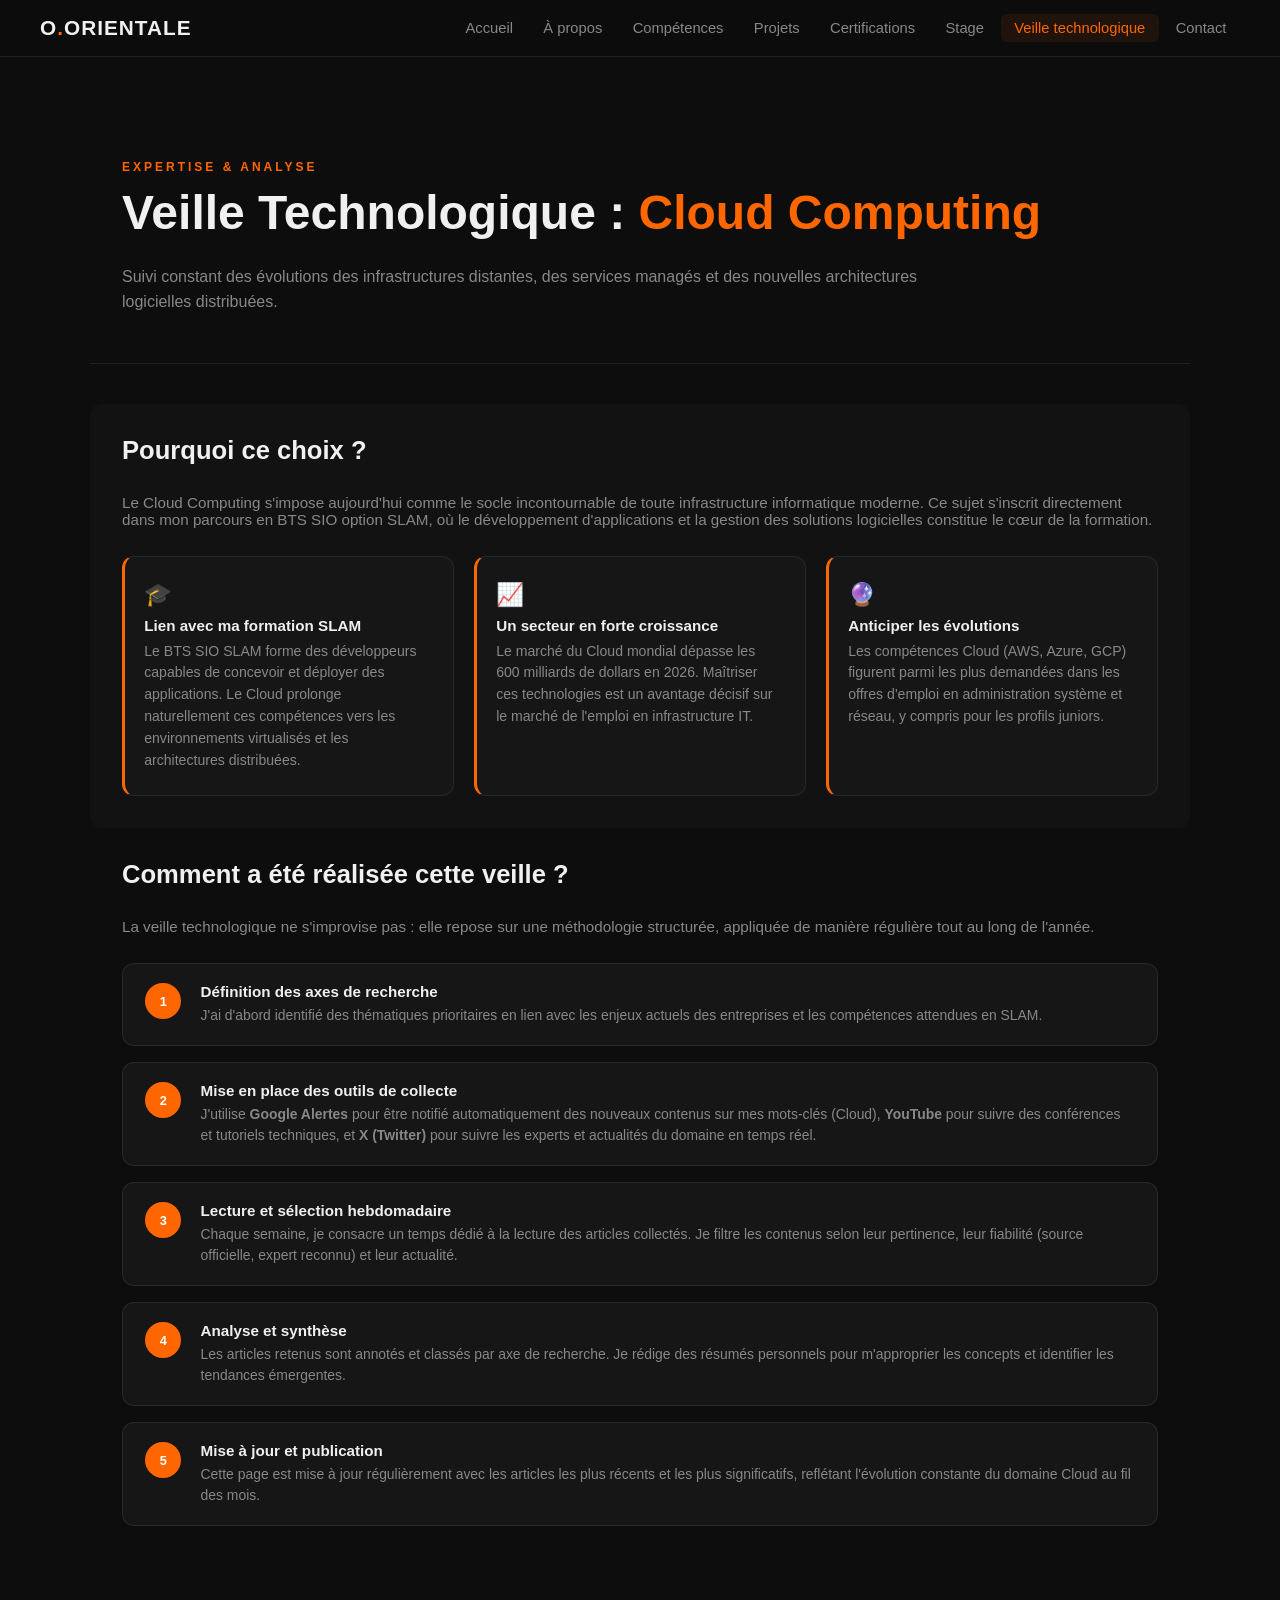
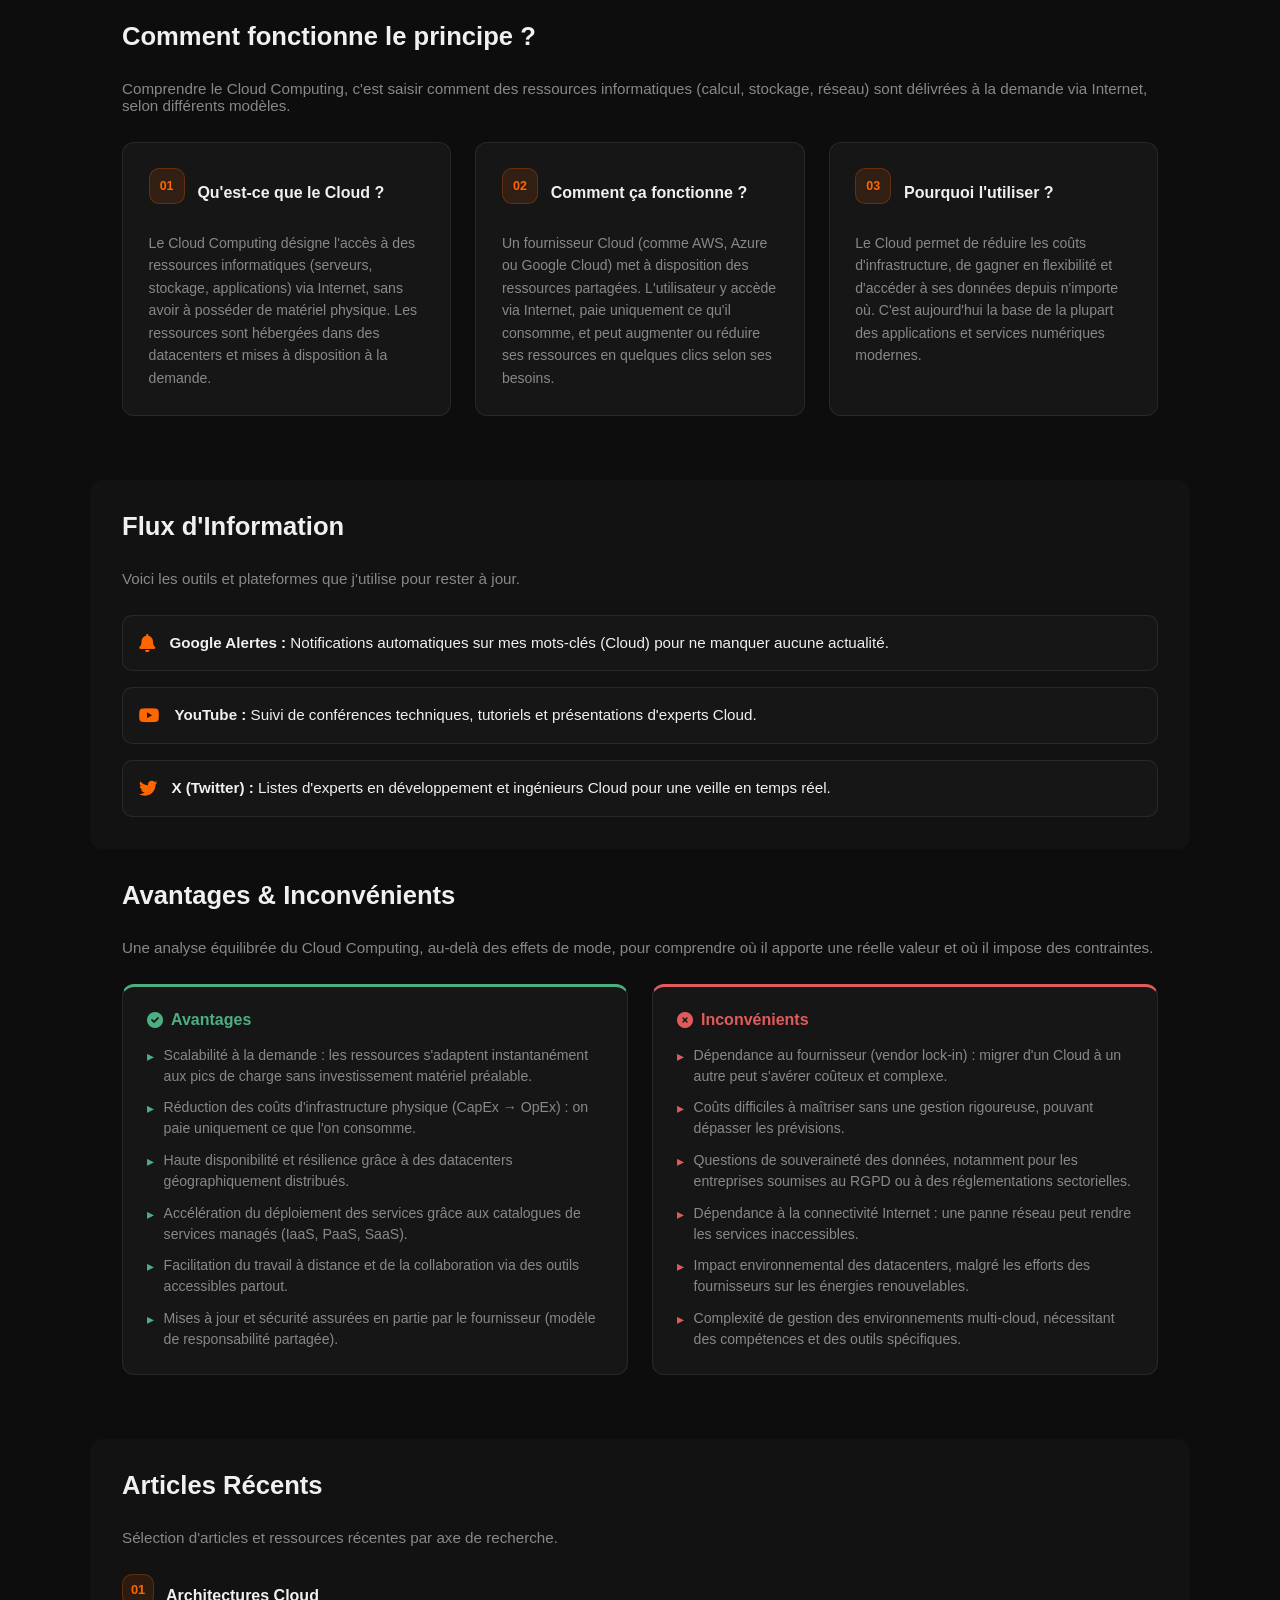
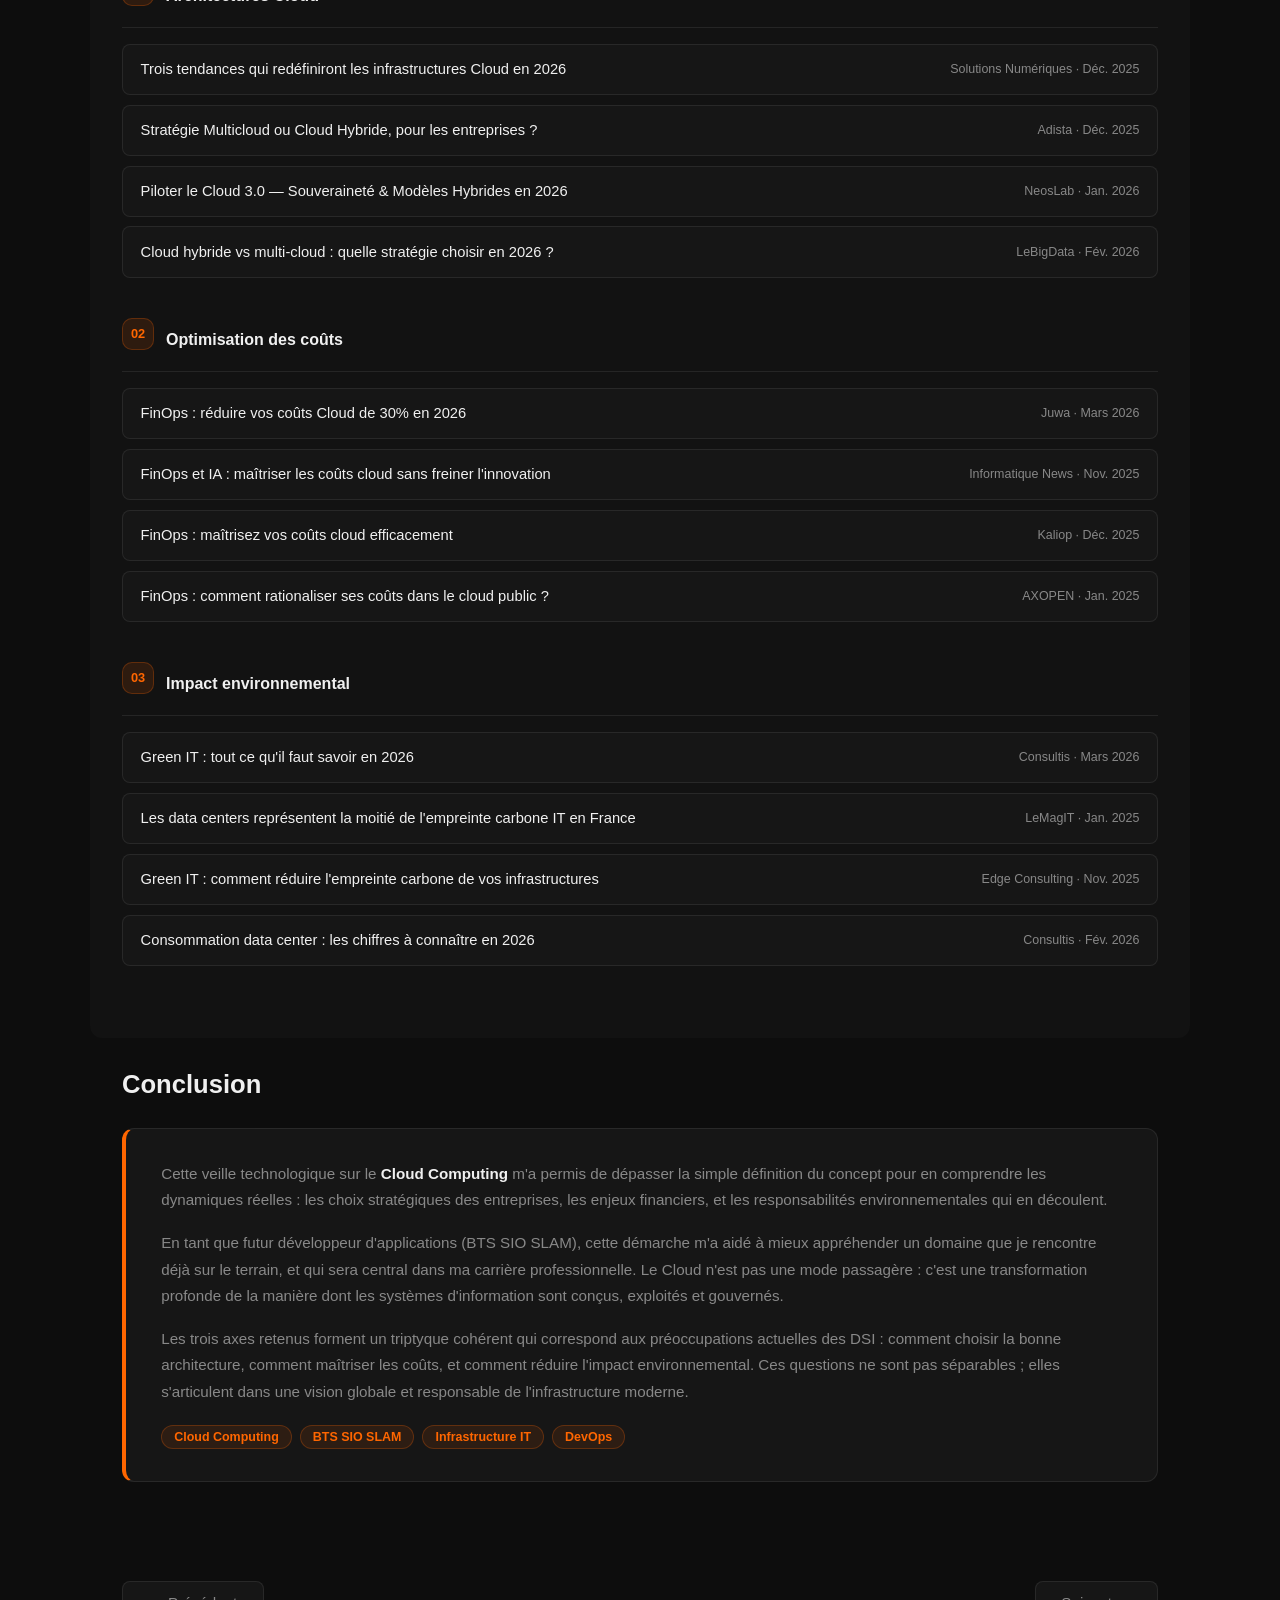
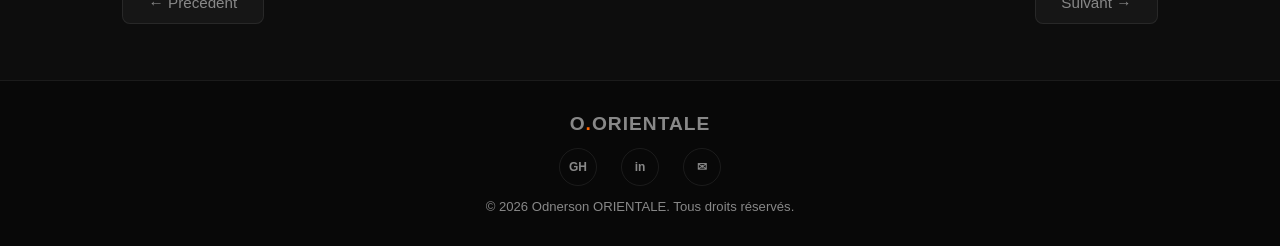
<file: veille-technologique.html>
<!DOCTYPE html>
<html lang="fr">
<head>
    <meta charset="UTF-8">
    <meta name="viewport" content="width=device-width, initial-scale=1.0">
    <title>Veille Technologique - Cloud Computing</title>
    <link rel="stylesheet" href="css/global.css">
    <link rel="stylesheet" href="css/Veille technologique.css">
    <link rel="stylesheet" href="https://cdnjs.cloudflare.com/ajax/libs/font-awesome/6.0.0/css/all.min.css">
</head>
<body>

    <nav id="navbar">
        <a href="index.html" class="logo">O<span class="accent">.</span>ORIENTALE</a>
        <ul class="nav-links" id="nav-links">
            <li><a href="index.html">Accueil</a></li>
            <li><a href="about.html">À propos</a></li>
            <li><a href="skills.html">Compétences</a></li>
            <li><a href="projects.html">Projets</a></li>
            <li><a href="certifications.html">Certifications</a></li>
            <li><a href="stage.html">Stage</a></li>
            <li><a href="veille-technologique.html" class="active">Veille technologique</a></li>
            <li><a href="contact.html">Contact</a></li>
        </ul>
        <button class="hamburger" id="hamburger">
            <span></span>
            <span></span>
            <span></span>
        </button>
    </nav>

    <div class="page-wrapper">

        <!-- ===== HERO ===== -->
        <header class="page-hero">
            <div class="reveal">
                <p class="section-label">Expertise &amp; Analyse</p>
                <h1>Veille Technologique : <span class="accent">Cloud Computing</span></h1>
                <p class="page-hero-text">
                    Suivi constant des évolutions des infrastructures distantes, des services managés et des nouvelles architectures logicielles distribuées.
                </p>
            </div>
        </header>

        <!-- ===== 1. POURQUOI CE CHOIX ===== -->
        <section class="section section-highlight">
            <div class="reveal">
                <h2 class="section-title">Pourquoi ce choix ?</h2>
                <p class="section-text">
                    Le Cloud Computing s'impose aujourd'hui comme le socle incontournable de toute infrastructure informatique moderne.
                    Ce sujet s'inscrit directement dans mon parcours en BTS SIO option SLAM, où le développement d'applications
                    et la gestion des solutions logicielles constitue le cœur de la formation.
                </p>
                <div class="why-grid">
                    <div class="why-card">
                        <span class="why-icon">🎓</span>
                        <h4>Lien avec ma formation SLAM</h4>
                        <p>Le BTS SIO SLAM forme des développeurs capables de concevoir et déployer des applications. Le Cloud prolonge naturellement ces compétences vers les environnements virtualisés et les architectures distribuées.</p>
                    </div>
                    <div class="why-card">
                        <span class="why-icon">📈</span>
                        <h4>Un secteur en forte croissance</h4>
                        <p>Le marché du Cloud mondial dépasse les 600 milliards de dollars en 2026. Maîtriser ces technologies est un avantage décisif sur le marché de l'emploi en infrastructure IT.</p>
                    </div>
                    <div class="why-card">
                        <span class="why-icon">🔮</span>
                        <h4>Anticiper les évolutions</h4>
                        <p>Les compétences Cloud (AWS, Azure, GCP) figurent parmi les plus demandées dans les offres d'emploi en administration système et réseau, y compris pour les profils juniors.</p>
                    </div>
                </div>
            </div>
        </section>

        <!-- ===== 2. COMMENT A ÉTÉ RÉALISÉE CETTE VEILLE ===== -->
        <section class="section">
            <div class="reveal">
                <h2 class="section-title">Comment a été réalisée cette veille ?</h2>
                <p class="section-text">
                    La veille technologique ne s'improvise pas : elle repose sur une méthodologie structurée, appliquée de manière régulière tout au long de l'année.
                </p>
                <div class="methodo-steps">
                    <div class="methodo-step">
                        <div class="methodo-num">1</div>
                        <div>
                            <h4>Définition des axes de recherche</h4>
                            <p>J'ai d'abord identifié des thématiques prioritaires en lien avec les enjeux actuels des entreprises et les compétences attendues en SLAM.</p>
                        </div>
                    </div>
                    <div class="methodo-step">
                        <div class="methodo-num">2</div>
                        <div>
                            <h4>Mise en place des outils de collecte</h4>
                            <p>J'utilise <strong>Google Alertes</strong> pour être notifié automatiquement des nouveaux contenus sur mes mots-clés (Cloud), <strong>YouTube</strong> pour suivre des conférences et tutoriels techniques, et <strong>X (Twitter)</strong> pour suivre les experts et actualités du domaine en temps réel.</p>
                        </div>
                    </div>
                    <div class="methodo-step">
                        <div class="methodo-num">3</div>
                        <div>
                            <h4>Lecture et sélection hebdomadaire</h4>
                            <p>Chaque semaine, je consacre un temps dédié à la lecture des articles collectés. Je filtre les contenus selon leur pertinence, leur fiabilité (source officielle, expert reconnu) et leur actualité.</p>
                        </div>
                    </div>
                    <div class="methodo-step">
                        <div class="methodo-num">4</div>
                        <div>
                            <h4>Analyse et synthèse</h4>
                            <p>Les articles retenus sont annotés et classés par axe de recherche. Je rédige des résumés personnels pour m'approprier les concepts et identifier les tendances émergentes.</p>
                        </div>
                    </div>
                    <div class="methodo-step">
                        <div class="methodo-num">5</div>
                        <div>
                            <h4>Mise à jour et publication</h4>
                            <p>Cette page est mise à jour régulièrement avec les articles les plus récents et les plus significatifs, reflétant l'évolution constante du domaine Cloud au fil des mois.</p>
                        </div>
                    </div>
                </div>
            </div>
        </section>

        <!-- ===== 4. COMMENT FONCTIONNE LE PRINCIPE ===== -->
        <section class="section">
            <div class="reveal">
                <h2 class="section-title">Comment fonctionne le principe ?</h2>
                <p class="section-text">
                    Comprendre le Cloud Computing, c'est saisir comment des ressources informatiques (calcul, stockage, réseau) sont délivrées à la demande via Internet, selon différents modèles.
                </p>
                <div class="principe-block">

                    <div class="principe-card">
                        <div class="principe-header">
                            <div class="icon-card">01</div>
                            <h4>Qu'est-ce que le Cloud ?</h4>
                        </div>
                        <p>
                            Le Cloud Computing désigne l'accès à des ressources informatiques (serveurs, stockage, applications) via Internet, sans avoir à posséder de matériel physique. Les ressources sont hébergées dans des datacenters et mises à disposition à la demande.
                        </p>
                    </div>

                    <div class="principe-card">
                        <div class="principe-header">
                            <div class="icon-card">02</div>
                            <h4>Comment ça fonctionne ?</h4>
                        </div>
                        <p>
                            Un fournisseur Cloud (comme AWS, Azure ou Google Cloud) met à disposition des ressources partagées. L'utilisateur y accède via Internet, paie uniquement ce qu'il consomme, et peut augmenter ou réduire ses ressources en quelques clics selon ses besoins.
                        </p>
                    </div>

                    <div class="principe-card">
                        <div class="principe-header">
                            <div class="icon-card">03</div>
                            <h4>Pourquoi l'utiliser ?</h4>
                        </div>
                        <p>
                            Le Cloud permet de réduire les coûts d'infrastructure, de gagner en flexibilité et d'accéder à ses données depuis n'importe où. C'est aujourd'hui la base de la plupart des applications et services numériques modernes.
                        </p>
                    </div>

                </div>
            </div>
        </section>

        <!-- ===== 5. FLUX D'INFORMATION ===== -->
        <section class="section section-highlight">
            <div class="reveal">
                <h2 class="section-title">Flux d'Information</h2>
                <p class="section-text">Voici les outils et plateformes que j'utilise pour rester à jour.</p>
                <ul class="info-list">
                    <li>
                        <i class="fas fa-bell accent"></i>
                        <span><strong>Google Alertes :</strong> Notifications automatiques sur mes mots-clés (Cloud) pour ne manquer aucune actualité.</span>
                    </li>
                    <li>
                        <i class="fab fa-youtube accent"></i>
                        <span><strong>YouTube :</strong> Suivi de conférences techniques, tutoriels et présentations d'experts Cloud.</span>
                    </li>
                    <li>
                        <i class="fab fa-twitter accent"></i>
                        <span><strong>X (Twitter) :</strong> Listes d'experts en développement et ingénieurs Cloud pour une veille en temps réel.</span>
                    </li>
                </ul>
            </div>
        </section>

        <!-- ===== 6. AVANTAGES & INCONVÉNIENTS ===== -->
        <section class="section">
            <div class="reveal">
                <h2 class="section-title">Avantages &amp; Inconvénients</h2>
                <p class="section-text">
                    Une analyse équilibrée du Cloud Computing, au-delà des effets de mode, pour comprendre où il apporte une réelle valeur et où il impose des contraintes.
                </p>
                <div class="avantages-grid">
                    <div class="av-col positif">
                        <h4><i class="fas fa-check-circle"></i> Avantages</h4>
                        <ul class="av-list">
                            <li>Scalabilité à la demande : les ressources s'adaptent instantanément aux pics de charge sans investissement matériel préalable.</li>
                            <li>Réduction des coûts d'infrastructure physique (CapEx → OpEx) : on paie uniquement ce que l'on consomme.</li>
                            <li>Haute disponibilité et résilience grâce à des datacenters géographiquement distribués.</li>
                            <li>Accélération du déploiement des services grâce aux catalogues de services managés (IaaS, PaaS, SaaS).</li>
                            <li>Facilitation du travail à distance et de la collaboration via des outils accessibles partout.</li>
                            <li>Mises à jour et sécurité assurées en partie par le fournisseur (modèle de responsabilité partagée).</li>
                        </ul>
                    </div>
                    <div class="av-col negatif">
                        <h4><i class="fas fa-times-circle"></i> Inconvénients</h4>
                        <ul class="av-list">
                            <li>Dépendance au fournisseur (vendor lock-in) : migrer d'un Cloud à un autre peut s'avérer coûteux et complexe.</li>
                            <li>Coûts difficiles à maîtriser sans une gestion rigoureuse, pouvant dépasser les prévisions.</li>
                            <li>Questions de souveraineté des données, notamment pour les entreprises soumises au RGPD ou à des réglementations sectorielles.</li>
                            <li>Dépendance à la connectivité Internet : une panne réseau peut rendre les services inaccessibles.</li>
                            <li>Impact environnemental des datacenters, malgré les efforts des fournisseurs sur les énergies renouvelables.</li>
                            <li>Complexité de gestion des environnements multi-cloud, nécessitant des compétences et des outils spécifiques.</li>
                        </ul>
                    </div>
                </div>
            </div>
        </section>
        
        <!-- ===== 7. ARTICLES RÉCENTS ===== -->
        <section class="section section-highlight">
            <div class="reveal">
                <h2 class="section-title">Articles Récents</h2>
                <p class="section-text">Sélection d'articles et ressources récentes par axe de recherche.</p>

                <div class="articles-group">
                    <h3 class="articles-group-title"><span class="icon-card" style="width:32px;height:32px;font-size:0.8rem;">01</span> Architectures Cloud</h3>
                    <ul class="articles-list">
                        <li><a href="https://www.solutions-numeriques.com/avis-dexpert-trois-tendances-qui-redefiniront-les-infrastructures-cloud-des-entreprises-et-des-administrations-en-2026/" target="_blank" rel="noopener"><span class="article-title">Trois tendances qui redéfiniront les infrastructures Cloud en 2026</span><span class="article-meta">Solutions Numériques · Déc. 2025</span></a></li>
                        <li><a href="https://www.adista.fr/blog/strategie-multicloud-ou-cloud-hybride/" target="_blank" rel="noopener"><span class="article-title">Stratégie Multicloud ou Cloud Hybride, pour les entreprises ?</span><span class="article-meta">Adista · Déc. 2025</span></a></li>
                        <li><a href="https://neoslab.com/fr/2026/01/15/piloter-le-cloud-3-0-souverainete-modeles-hybrides-dans-le-paysage-2026/" target="_blank" rel="noopener"><span class="article-title">Piloter le Cloud 3.0 — Souveraineté &amp; Modèles Hybrides en 2026</span><span class="article-meta">NeosLab · Jan. 2026</span></a></li>
                        <li><a href="https://www.lebigdata.fr/cloud-hybride-vs-multi-cloud" target="_blank" rel="noopener"><span class="article-title">Cloud hybride vs multi-cloud : quelle stratégie choisir en 2026 ?</span><span class="article-meta">LeBigData · Fév. 2026</span></a></li>
                    </ul>
                </div>

                <div class="articles-group">
                    <h3 class="articles-group-title"><span class="icon-card" style="width:32px;height:32px;font-size:0.8rem;">02</span> Optimisation des coûts</h3>
                    <ul class="articles-list">
                        <li><a href="https://juwa.co/blog/actualites-tendances-ia/finops-reduire-couts-cloud/" target="_blank" rel="noopener"><span class="article-title">FinOps : réduire vos coûts Cloud de 30% en 2026</span><span class="article-meta">Juwa · Mars 2026</span></a></li>
                        <li><a href="https://www.informatiquenews.fr/finops-maitriser-ses-couts-cloud-a-lere-de-lia-et-de-linnovation-selmen-mhamdi-scc-france-107842" target="_blank" rel="noopener"><span class="article-title">FinOps et IA : maîtriser les coûts cloud sans freiner l'innovation</span><span class="article-meta">Informatique News · Nov. 2025</span></a></li>
                        <li><a href="https://www.kaliop.com/fr/finops-optimisation-cout-cloud/" target="_blank" rel="noopener"><span class="article-title">FinOps : maîtrisez vos coûts cloud efficacement</span><span class="article-meta">Kaliop · Déc. 2025</span></a></li>
                        <li><a href="https://www.axopen.com/blog/2025/01/finops-rationaliser-co%C3%BBts-cloud/" target="_blank" rel="noopener"><span class="article-title">FinOps : comment rationaliser ses coûts dans le cloud public ?</span><span class="article-meta">AXOPEN · Jan. 2025</span></a></li>
                    </ul>
                </div>

                <div class="articles-group">
                    <h3 class="articles-group-title"><span class="icon-card" style="width:32px;height:32px;font-size:0.8rem;">03</span> Impact environnemental</h3>
                    <ul class="articles-list">
                        <li><a href="https://consultis-environnement.com/articles/numerique-responsable/green-it/" target="_blank" rel="noopener"><span class="article-title">Green IT : tout ce qu'il faut savoir en 2026</span><span class="article-meta">Consultis · Mars 2026</span></a></li>
                        <li><a href="https://www.lemagit.fr/actualites/366618505/Les-centres-de-donnees-representent-la-moitie-de-lempreinte-carbone-de-lIT-en-France" target="_blank" rel="noopener"><span class="article-title">Les data centers représentent la moitié de l'empreinte carbone IT en France</span><span class="article-meta">LeMagIT · Jan. 2025</span></a></li>
                        <li><a href="https://www.edgeconsulting.fr/green-it-reduire-empreinte-carbone-infrastructures-numeriques/" target="_blank" rel="noopener"><span class="article-title">Green IT : comment réduire l'empreinte carbone de vos infrastructures</span><span class="article-meta">Edge Consulting · Nov. 2025</span></a></li>
                        <li><a href="https://consultis-environnement.com/articles/numerique-responsable/consommation-data-center/" target="_blank" rel="noopener"><span class="article-title">Consommation data center : les chiffres à connaître en 2026</span><span class="article-meta">Consultis · Fév. 2026</span></a></li>
                    </ul>
                </div>
            </div>
        </section>

        <!-- ===== 8. CONCLUSION ===== -->
        <section class="section">
            <div class="reveal">
                <h2 class="section-title">Conclusion</h2>
                <div class="conclusion-box">
                    <p>
                        Cette veille technologique sur le <strong>Cloud Computing</strong> m'a permis de dépasser la simple définition du concept pour en comprendre les dynamiques réelles : les choix stratégiques des entreprises, les enjeux financiers, et les responsabilités environnementales qui en découlent.
                    </p>
                    <p>
                        En tant que futur développeur d'applications (BTS SIO SLAM), cette démarche m'a aidé à mieux appréhender un domaine que je rencontre déjà sur le terrain, et qui sera central dans ma carrière professionnelle. Le Cloud n'est pas une mode passagère : c'est une transformation profonde de la manière dont les systèmes d'information sont conçus, exploités et gouvernés.
                    </p>
                    <p>
                        Les trois axes retenus forment un triptyque cohérent qui correspond aux préoccupations actuelles des DSI : comment choisir la bonne architecture, comment maîtriser les coûts, et comment réduire l'impact environnemental. Ces questions ne sont pas séparables ; elles s'articulent dans une vision globale et responsable de l'infrastructure moderne.
                    </p>
                    <div class="conclusion-tags">
                        <span>Cloud Computing</span>
                        <span>BTS SIO SLAM</span>
                        <span>Infrastructure IT</span>
                        <span>DevOps</span>
                    </div>
                </div>
            </div>
        </section>

    </div>

    <div class="page-nav">
        <a href="stage.html" class="nav-prev">← Précédent</a>
        <div class="page-nav-spacer"></div>
        <a href="contact.html" class="nav-next">Suivant →</a>
    </div>

    <footer>
        <div class="footer-inner">
            <p class="footer-logo">O<span class="accent">.</span>ORIENTALE</p>
            <div class="footer-socials">
                <a href="https://github.com/odnr93" target="_blank" aria-label="GitHub"><span class="icon-social">GH</span></a>
                <a href="https://www.linkedin.com/in/odnerson-orientale-b3405135a/" target="_blank" aria-label="LinkedIn"><span class="icon-social">in</span></a>
                <a href="/cdn-cgi/l/email-protection#335c575d5641405c5d5c415a565d47525f5673545e525a5f1d505c5e" aria-label="Email"><span class="icon-social">✉</span></a>
            </div>
            <p>&copy; 2026 Odnerson ORIENTALE. Tous droits réservés.</p>
        </div>
    </footer>

    <script src="js/script.js"></script>
</body>
</html>
</file>
<file: css/global.css>
/* =============================================
   GLOBAL.CSS — Aucune dépendance externe
   ============================================= */

:root {
  --accent: #ff6600;
  --accent-hover: #ff4500;
  --bg: #0d0d0d;
  --bg-card: #161616;
  --bg-card-hover: #1e1e1e;
  --text: #f0f0f0;
  --text-muted: #888;
  --border: rgba(255, 255, 255, 0.08);
  --radius: 12px;
  --transition: 0.3s ease;
}

*, *::before, *::after { margin: 0; padding: 0; box-sizing: border-box; }
html { scroll-behavior: smooth; }
body { font-family: 'Segoe UI', 'Helvetica Neue', Arial, sans-serif; color: var(--text); background: var(--bg); overflow-x: hidden; }
.accent { color: var(--accent); }

/* NAVBAR */
nav {
  position: fixed; width: 100%; top: 0; left: 0; z-index: 1000;
  display: flex; justify-content: space-between; align-items: center;
  padding: 1rem 2.5rem;
  background: rgba(13,13,13,0.97);
  border-bottom: 1px solid var(--border);
}
.logo { font-size: 1.3rem; font-weight: 800; text-decoration: none; color: var(--text); letter-spacing: 1px; }
.nav-links { list-style: none; display: flex; gap: 0.2rem; }
.nav-links li a {
  color: var(--text-muted); text-decoration: none; font-size: 0.92rem;
  font-weight: 500; padding: 0.4rem 0.85rem; border-radius: 6px;
  transition: color var(--transition), background var(--transition);
}
.nav-links li a:hover, .nav-links li a.active { color: var(--accent); background: rgba(255,102,0,0.08); }

/* HAMBURGER */
.hamburger { display: none; flex-direction: column; justify-content: space-between; width: 26px; height: 18px; background: none; border: none; cursor: pointer; padding: 0; }
.hamburger span { display: block; height: 2px; background: var(--text); border-radius: 2px; transition: all var(--transition); }
.hamburger.open span:nth-child(1) { transform: translateY(8px) rotate(45deg); }
.hamburger.open span:nth-child(2) { opacity: 0; }
.hamburger.open span:nth-child(3) { transform: translateY(-8px) rotate(-45deg); }

/* PAGE STRUCTURE */
.page-wrapper { padding-top: 70px; min-height: 100vh; }
.page-hero { padding: 4rem 2rem 2.5rem; max-width: 1100px; margin: 0 auto 3rem; border-bottom: 1px solid var(--border); }
.section-label { font-size: 0.75rem; font-weight: 700; letter-spacing: 3px; text-transform: uppercase; color: var(--accent); margin-bottom: 0.6rem; }
.page-hero h1 { font-size: clamp(2rem, 5vw, 3.2rem); font-weight: 800; line-height: 1.1; }
.section { padding: 2rem 2rem 5rem; max-width: 1100px; margin: 0 auto; }

/* SCROLL REVEAL */
.reveal { opacity: 0; transform: translateY(24px); transition: opacity 0.6s ease, transform 0.6s ease; }
.reveal.visible { opacity: 1; transform: translateY(0); }

/* Fallback si JS ne s'exécute pas */
.no-js .reveal { opacity: 1; transform: none; }

/* BOUTONS */
.btn {
  display: inline-flex; align-items: center; gap: 0.4rem;
  background: var(--accent); color: #fff; padding: 0.7rem 1.6rem;
  border: none; border-radius: 8px; font-size: 0.95rem; font-weight: 600;
  text-decoration: none; cursor: pointer;
  transition: background var(--transition), transform var(--transition);
}
.btn:hover { background: var(--accent-hover); transform: translateY(-2px); }

/* FOOTER */
footer { background: #080808; border-top: 1px solid var(--border); padding: 2rem; text-align: center; }
.footer-inner { max-width: 600px; margin: 0 auto; display: flex; flex-direction: column; align-items: center; gap: 0.8rem; }
.footer-logo { font-size: 1.2rem; font-weight: 800; letter-spacing: 1px; }
.footer-socials { display: flex; gap: 1.5rem; }
.footer-socials a { color: var(--text-muted); font-size: 1.4rem; text-decoration: none; transition: color var(--transition); }
.footer-socials a:hover { color: var(--accent); }
footer p { color: var(--text-muted); font-size: 0.82rem; }

/* RESPONSIVE */
@media (max-width: 768px) {
  nav { padding: 0.9rem 1.2rem; }
  .hamburger { display: flex; }
  .nav-links { display: none; position: absolute; top: 100%; left: 0; width: 100%; flex-direction: column; background: rgba(13,13,13,0.98); border-top: 1px solid var(--border); padding: 0.8rem 0; gap: 0; }
  .nav-links.open { display: flex; }
  .nav-links li a { display: block; padding: 0.75rem 1.5rem; border-radius: 0; font-size: 1rem; }
  .section { padding: 1.5rem 1.2rem 3rem; }
  .page-hero { padding: 3rem 1.2rem 2rem; }
}

/* ===== ICONES DE REMPLACEMENT (sans Font Awesome) ===== */
.icon {
  display: inline-block;
  font-style: normal;
  font-size: 1em;
  line-height: 1;
}

.icon-card {
  display: inline-flex;
  align-items: center;
  justify-content: center;
  width: 44px;
  height: 44px;
  background: rgba(255, 102, 0, 0.12);
  border: 1px solid rgba(255, 102, 0, 0.25);
  border-radius: 10px;
  font-size: 1rem;
  font-weight: 700;
  color: var(--accent);
  margin-bottom: 0.8rem;
}

.icon-social {
  display: inline-flex;
  align-items: center;
  justify-content: center;
  width: 38px;
  height: 38px;
  border-radius: 50%;
  border: 1px solid var(--border);
  font-size: 0.75rem;
  font-weight: 700;
  color: var(--text-muted);
  text-decoration: none;
  transition: all var(--transition);
  letter-spacing: 0;
}

a:has(.icon-social):hover .icon-social,
.footer-socials a:hover .icon-social {
  border-color: var(--accent);
  color: var(--accent);
}

.hero-socials a,
.footer-socials a {
  display: inline-flex;
  align-items: center;
  justify-content: center;
  text-decoration: none;
  transition: transform var(--transition);
}

.hero-socials a:hover,
.footer-socials a:hover {
  transform: translateY(-3px);
}

/* ===== NAVIGATION PRÉCÉDENT / SUIVANT ===== */
.page-nav {
  display: flex;
  justify-content: space-between;
  align-items: center;
  max-width: 1100px;
  margin: 0 auto;
  padding: 2rem 2rem 4rem;
  gap: 1rem;
}

.page-nav a {
  display: inline-flex;
  align-items: center;
  gap: 0.6rem;
  padding: 0.75rem 1.6rem;
  border-radius: 8px;
  font-family: var(--font-body);
  font-size: 0.95rem;
  font-weight: 500;
  text-decoration: none;
  border: 1px solid var(--border);
  color: var(--text-muted);
  background: var(--bg-card);
  transition: all var(--transition);
}

.page-nav a:hover {
  border-color: var(--accent);
  color: var(--accent);
  background: rgba(255, 102, 0, 0.05);
  transform: translateY(-2px);
}

.page-nav a.nav-next {
  margin-left: auto;
}

.page-nav a.nav-prev {
  margin-right: auto;
}

/* Placeholder invisible pour aligner quand un seul bouton */
.page-nav-spacer {
  flex: 1;
}
</file>
<file: css/about.css>
/* =============================================
   ABOUT.CSS — Page À propos
   ============================================= */

.about-content {
  display: grid;
  grid-template-columns: 1fr 1fr;
  gap: 3rem;
  align-items: start;
  text-align: left;
}

.about-text h3 {
  font-family: var(--font-display);
  font-size: 1.4rem;
  color: var(--accent);
  margin-bottom: 1rem;
}

.about-text p {
  color: var(--text-muted);
  font-size: 1.05rem;
  line-height: 1.8;
  margin-bottom: 0.8rem;
}

.about-text .btn {
  margin-top: 1.2rem;
}

/* Cartes de statistiques */
.about-stats {
  display: flex;
  flex-direction: column;
  gap: 1rem;
}

.stat-card {
  background: var(--bg-card);
  border: 1px solid var(--border);
  border-radius: var(--radius);
  padding: 1.5rem;
  display: flex;
  align-items: center;
  gap: 1.2rem;
  transition: border-color var(--transition), transform var(--transition);
}

.stat-card:hover {
  border-color: rgba(255, 102, 0, 0.3);
  transform: translateX(6px);
}

.stat-number {
  font-family: var(--font-display);
  font-size: 2.5rem;
  font-weight: 800;
  color: var(--accent);
  line-height: 1;
}

.stat-label {
  color: var(--text-muted);
  font-size: 0.95rem;
}

/* ===== RESPONSIVE ===== */
@media (max-width: 768px) {
  .about-content {
    grid-template-columns: 1fr;
  }
}

/* Bouton "Me Contacter" avec marge spécifique */
.btn-about {
  margin-top: 1.5rem;
}

/* =============================================
   SECTION FORMATION
   ============================================= */

.formation-section {
  margin-top: 1rem;
}

.formation-section h2 {
  font-family: var(--font-display);
  font-size: 2rem;
  margin-bottom: 2rem;
  margin-top: 0.5rem;
}

.formation-timeline {
  display: flex;
  flex-direction: column;
  gap: 1.2rem;
  position: relative;
  padding-left: 1rem;
  border-left: 2px solid var(--border);
  margin-left: 0.5rem;
}

.formation-card {
  position: relative;
  padding-left: 1.8rem;
}

.formation-card::before {
  content: '';
  position: absolute;
  left: -1.65rem;
  top: 50%;
  transform: translateY(-50%);
  width: 10px;
  height: 10px;
  border-radius: 50%;
  background: var(--accent);
  box-shadow: 0 0 0 3px rgba(255, 102, 0, 0.2);
}

.formation-year {
  font-size: 0.78rem;
  color: var(--accent);
  font-weight: 600;
  letter-spacing: 0.08em;
  text-transform: uppercase;
  margin-bottom: 0.5rem;
}

.formation-info {
  background: var(--bg-card);
  border: 1px solid var(--border);
  border-radius: var(--radius);
  padding: 1.2rem 1.4rem;
  display: flex;
  align-items: center;
  gap: 1.2rem;
  transition: border-color var(--transition), transform var(--transition);
}

.formation-info:hover {
  border-color: rgba(255, 102, 0, 0.3);
  transform: translateX(6px);
}

.formation-icon {
  font-size: 1.8rem;
  flex-shrink: 0;
}

.formation-details {
  flex: 1;
}

.formation-details h4 {
  font-family: var(--font-display);
  font-size: 1.05rem;
  color: var(--text);
  margin-bottom: 0.2rem;
}

.formation-school {
  font-size: 0.88rem;
  color: var(--accent);
  font-weight: 600;
  margin-bottom: 0.3rem;
}

.formation-desc {
  font-size: 0.88rem;
  color: var(--text-muted);
  line-height: 1.6;
  margin: 0;
}

.formation-badge {
  flex-shrink: 0;
  font-size: 0.72rem;
  font-weight: 700;
  letter-spacing: 0.06em;
  text-transform: uppercase;
  padding: 0.3rem 0.75rem;
  border-radius: 999px;
}

.formation-badge.obtained {
  background: rgba(76, 175, 80, 0.12);
  color: #4caf50;
  border: 1px solid rgba(76, 175, 80, 0.3);
}

.formation-badge.current {
  background: rgba(255, 102, 0, 0.12);
  color: var(--accent);
  border: 1px solid rgba(255, 102, 0, 0.3);
}

/* CTA certifications */
.formation-cta {
  margin-top: 2rem;
  padding: 1.5rem 1.8rem;
  background: var(--bg-card);
  border: 1px solid var(--border);
  border-radius: var(--radius);
  display: flex;
  align-items: center;
  justify-content: space-between;
  gap: 1.5rem;
  flex-wrap: wrap;
}

.formation-cta p {
  color: var(--text-muted);
  font-size: 0.95rem;
  margin: 0;
}

.btn-certif {
  display: inline-flex;
  align-items: center;
  gap: 0.5rem;
  white-space: nowrap;
}

/* ===== RESPONSIVE FORMATION ===== */
@media (max-width: 768px) {
  .formation-info {
    flex-wrap: wrap;
    gap: 0.8rem;
  }

  .formation-badge {
    margin-top: 0.3rem;
  }

  .formation-cta {
    flex-direction: column;
    align-items: flex-start;
  }
}

/* =============================================
   SECTION CV — 03
   ============================================= */

.cv-section {
  margin-top: 1rem;
}

.cv-section h2 {
  font-family: var(--font-display);
  font-size: 2rem;
  margin-bottom: 2rem;
  margin-top: 0.5rem;
}

/* Carte CV principale */
.cv-card {
  position: relative;
  display: flex;
  align-items: center;
  justify-content: space-between;
  gap: 2rem;
  padding: 2rem 2.4rem;
  background: var(--bg-card);
  border: 1px solid var(--border);
  border-radius: var(--radius);
  overflow: hidden;
  transition: border-color var(--transition), transform var(--transition), box-shadow var(--transition);
}

/* Barre décorative accent à gauche */
.cv-card::before {
  content: '';
  position: absolute;
  left: 0;
  top: 0;
  bottom: 0;
  width: 3px;
  background: var(--accent);
  border-radius: 3px 0 0 3px;
}

/* Lueur subtile en arrière-plan */
.cv-card::after {
  content: '';
  position: absolute;
  top: -60px;
  right: -60px;
  width: 200px;
  height: 200px;
  background: radial-gradient(circle, rgba(255, 102, 0, 0.06) 0%, transparent 70%);
  pointer-events: none;
}

.cv-card:hover {
  border-color: rgba(255, 102, 0, 0.3);
  transform: translateY(-3px);
  box-shadow: 0 12px 40px rgba(0, 0, 0, 0.4), 0 0 0 1px rgba(255, 102, 0, 0.08);
}

/* Partie gauche : icône + texte */
.cv-card-left {
  display: flex;
  align-items: center;
  gap: 1.4rem;
  flex: 1;
  min-width: 0;
}

/* Icône document stylisée */
.cv-icon {
  flex-shrink: 0;
  display: flex;
  align-items: center;
  justify-content: center;
  width: 54px;
  height: 54px;
  background: rgba(255, 102, 0, 0.1);
  border: 1px solid rgba(255, 102, 0, 0.25);
  border-radius: 12px;
  font-size: 1.6rem;
  transition: background var(--transition), border-color var(--transition), transform var(--transition);
}

.cv-card:hover .cv-icon {
  background: rgba(255, 102, 0, 0.18);
  border-color: rgba(255, 102, 0, 0.5);
  transform: rotate(-4deg) scale(1.05);
}

/* Infos textuelles */
.cv-info {
  min-width: 0;
}

.cv-info h4 {
  font-family: var(--font-display);
  font-size: 1.05rem;
  font-weight: 700;
  color: var(--text);
  margin-bottom: 0.3rem;
  white-space: nowrap;
  overflow: hidden;
  text-overflow: ellipsis;
}

.cv-info p {
  font-size: 0.88rem;
  color: var(--text-muted);
  margin: 0;
  white-space: nowrap;
  overflow: hidden;
  text-overflow: ellipsis;
}

/* Tags de compétences sous les infos */
.cv-tags {
  display: flex;
  gap: 0.5rem;
  margin-top: 0.6rem;
  flex-wrap: wrap;
}

.cv-tag {
  font-size: 0.7rem;
  font-weight: 600;
  letter-spacing: 0.05em;
  text-transform: uppercase;
  padding: 0.2rem 0.6rem;
  border-radius: 999px;
  background: rgba(255, 255, 255, 0.04);
  border: 1px solid var(--border);
  color: var(--text-muted);
}

/* Bouton téléchargement */
.btn-cv {
  flex-shrink: 0;
  display: inline-flex;
  align-items: center;
  gap: 0.5rem;
  white-space: nowrap;
  padding: 0.75rem 1.8rem;
  font-size: 0.92rem;
  border-radius: 8px;
  background: var(--accent);
  color: #fff;
  font-weight: 700;
  text-decoration: none;
  transition: background var(--transition), transform var(--transition), box-shadow var(--transition);
  position: relative;
  z-index: 1;
}

.btn-cv:hover {
  background: var(--accent-hover);
  transform: translateY(-2px);
  box-shadow: 0 6px 20px rgba(255, 102, 0, 0.35);
}

.btn-cv .icon {
  display: inline-block;
  transition: transform var(--transition);
}

.btn-cv:hover .icon {
  transform: translateY(3px);
}

/* ===== RESPONSIVE CV ===== */
@media (max-width: 640px) {
  .cv-card {
    flex-direction: column;
    align-items: flex-start;
    padding: 1.5rem 1.4rem 1.5rem 1.8rem;
    gap: 1.4rem;
  }

  .cv-card-left {
    width: 100%;
  }

  .cv-info h4 {
    white-space: normal;
  }

  .cv-info p {
    white-space: normal;
  }

  .btn-cv {
    width: 100%;
    justify-content: center;
  }
}
</file>
<file: css/certifications.css>
/* =============================================
   CERTIFICATIONS.CSS — Page Certifications
   ============================================= */

/* Carte de certification */
.certification-container {
  display: flex;
  gap: 2rem;
  align-items: flex-start;
  background: var(--bg-card);
  border: 1px solid var(--border);
  border-radius: var(--radius);
  padding: 2rem;
  margin-bottom: 1.5rem;
  text-align: left;
  transition: border-color var(--transition), transform var(--transition);
}

.certification-container:hover {
  border-color: rgba(255, 102, 0, 0.35);
  transform: translateY(-3px);
}

/* Colonne gauche : icône + badge */
.certif-left {
  display: flex;
  flex-direction: column;
  align-items: center;
  gap: 0.6rem;
  flex-shrink: 0;
}

.certif-icon-wrap {
  width: 70px;
  height: 70px;
  border-radius: 14px;
  background: linear-gradient(135deg, #2a1500, #5a2800);
  display: flex;
  align-items: center;
  justify-content: center;
}

.certif-icon {
  font-size: 2rem;
  color: var(--accent);
}

.certif-badge {
  background: var(--accent);
  color: #fff;
  font-family: var(--font-display);
  font-size: 0.78rem;
  font-weight: 700;
  padding: 0.2rem 0.6rem;
  border-radius: 20px;
  white-space: nowrap;
}

.certif-badge-blue {
  background: #1a73e8;
}

/* Colonne droite : contenu */
.certif-body {
  flex: 1;
}

.certif-meta {
  display: flex;
  align-items: center;
  gap: 1rem;
  flex-wrap: wrap;
  margin-bottom: 0.5rem;
}

.certif-org {
  font-size: 0.78rem;
  font-weight: 600;
  color: var(--accent);
  text-transform: uppercase;
  letter-spacing: 1px;
}

.certif-date {
  font-size: 0.78rem;
  color: var(--text-muted);
  display: flex;
  align-items: center;
  gap: 0.3rem;
}

.certif-body h3 {
  font-family: var(--font-display);
  font-size: 1.1rem;
  margin-bottom: 0.5rem;
  color: var(--text);
}

.certif-body p {
  color: var(--text-muted);
  font-size: 0.92rem;
  line-height: 1.6;
  margin-bottom: 1rem;
}

/* Badges thématiques */
.certif-tags {
  display: flex;
  flex-wrap: wrap;
  gap: 0.4rem;
  margin-bottom: 1.2rem;
}

.certif-tags span {
  background: rgba(255, 102, 0, 0.1);
  color: var(--accent);
  border: 1px solid rgba(255, 102, 0, 0.2);
  padding: 0.2rem 0.65rem;
  border-radius: 50px;
  font-size: 0.75rem;
  font-weight: 500;
}

/* Boutons d'action */
.certif-actions {
  display: flex;
  gap: 0.75rem;
  flex-wrap: wrap;
}

.btn-certif-preview {
  display: inline-flex;
  align-items: center;
  gap: 0.4rem;
  background: rgba(255, 255, 255, 0.05);
  color: var(--text);
  border: 1px solid var(--border);
  padding: 0.55rem 1.1rem;
  border-radius: 8px;
  font-size: 0.88rem;
  font-family: var(--font-body);
  cursor: pointer;
  transition: all var(--transition);
}

.btn-certif-preview:hover {
  border-color: var(--accent);
  color: var(--accent);
  background: rgba(255, 102, 0, 0.05);
}

.btn-certif-dl {
  display: inline-flex;
  align-items: center;
  gap: 0.4rem;
  background: var(--accent);
  color: #fff;
  border: none;
  padding: 0.55rem 1.1rem;
  border-radius: 8px;
  font-size: 0.88rem;
  font-family: var(--font-body);
  font-weight: 500;
  text-decoration: none;
  cursor: pointer;
  transition: background var(--transition), transform var(--transition);
}

.btn-certif-dl:hover {
  background: var(--accent-hover);
  transform: translateY(-2px);
}

/* ===== MODAL PDF ===== */
.modal-overlay {
  display: none;
  position: fixed;
  inset: 0;
  background: rgba(0, 0, 0, 0.85);
  z-index: 2000;
  align-items: center;
  justify-content: center;
  padding: 1.5rem;
  backdrop-filter: blur(6px);
}

.modal-overlay.active {
  display: flex;
}

.modal-box {
  background: #1a1a1a;
  border: 1px solid var(--border);
  border-radius: 14px;
  width: 100%;
  max-width: 800px;
  max-height: 90vh;
  display: flex;
  flex-direction: column;
  overflow: hidden;
}

.modal-header {
  display: flex;
  justify-content: space-between;
  align-items: center;
  padding: 1rem 1.5rem;
  border-bottom: 1px solid var(--border);
  font-family: var(--font-display);
  font-weight: 700;
  font-size: 1rem;
}

.modal-close {
  background: none;
  border: none;
  color: var(--text-muted);
  font-size: 1.1rem;
  cursor: pointer;
  padding: 0.3rem 0.5rem;
  border-radius: 6px;
  transition: color var(--transition), background var(--transition);
}

.modal-close:hover {
  color: var(--text);
  background: rgba(255, 255, 255, 0.07);
}

.modal-pdf-container {
  flex: 1;
  overflow-y: auto;
  background: #fff;
  display: flex;
  align-items: flex-start;
  justify-content: center;
  padding: 1rem;
  min-height: 500px;
}

.modal-pdf-container canvas {
  max-width: 100%;
  box-shadow: 0 4px 20px rgba(0, 0, 0, 0.3);
}

.modal-footer {
  padding: 1rem 1.5rem;
  border-top: 1px solid var(--border);
  display: flex;
  justify-content: space-between;
  align-items: center;
}

.modal-nav {
  display: flex;
  gap: 0.5rem;
  align-items: center;
}

.modal-nav button {
  background: rgba(255, 255, 255, 0.07);
  border: 1px solid var(--border);
  color: var(--text);
  padding: 0.35rem 0.8rem;
  border-radius: 6px;
  cursor: pointer;
  font-family: var(--font-body);
  font-size: 0.85rem;
  transition: all var(--transition);
}

.modal-nav button:hover {
  border-color: var(--accent);
  color: var(--accent);
}

.modal-nav span {
  font-size: 0.85rem;
  color: var(--text-muted);
}

/* ===== RESPONSIVE ===== */
@media (max-width: 600px) {
  .certification-container {
    flex-direction: column;
  }

  .certif-left {
    flex-direction: row;
    align-items: center;
  }

  .modal-pdf-container {
    min-height: 350px;
  }
}

/* Variante bleue de l'icône (SensCyber) */
.certif-icon-wrap--blue {
  background: linear-gradient(135deg, #1a2a4a, #0d1b36);
}

/* Icônes dans l'en-tête du modal */
.certif-modal-icon {
  margin-right: 0.5rem;
}

.certif-modal-icon--orange {
  color: var(--accent);
}

.certif-modal-icon--blue {
  color: #1a73e8;
}
</file>
<file: css/contact.css>
/* =============================================
   CONTACT.CSS — Page Contact
   ============================================= */

.contact-sub {
  color: var(--text-muted);
  font-size: 1.05rem;
  margin-bottom: 2.5rem;
  margin-top: -1.5rem;
}

/* Formulaire */
.contact-form {
  max-width: 700px;
}

.form-row {
  display: grid;
  grid-template-columns: 1fr 1fr;
  gap: 1rem;
}

.form-group {
  display: flex;
  flex-direction: column;
  margin-bottom: 1rem;
}

.form-group label {
  font-size: 0.85rem;
  font-weight: 500;
  color: var(--text-muted);
  margin-bottom: 0.4rem;
  letter-spacing: 0.5px;
}

.contact-form input,
.contact-form textarea {
  width: 100%;
  padding: 0.85rem 1rem;
  border: 1px solid var(--border);
  border-radius: 8px;
  background: var(--bg-card);
  color: var(--text);
  font-family: var(--font-body);
  font-size: 0.95rem;
  transition: border-color var(--transition);
  outline: none;
}

.contact-form input:focus,
.contact-form textarea:focus {
  border-color: var(--accent);
}

.contact-form textarea {
  resize: vertical;
  min-height: 140px;
}

/* Bouton d'envoi */
.btn-submit {
  display: inline-flex;
  align-items: center;
  gap: 0.6rem;
  background: var(--accent);
  color: #fff;
  padding: 0.9rem 2rem;
  border: none;
  border-radius: 8px;
  font-size: 1rem;
  font-weight: 500;
  font-family: var(--font-body);
  cursor: pointer;
  transition: background var(--transition), transform var(--transition);
}

.btn-submit:hover {
  background: var(--accent-hover);
  transform: translateY(-2px);
}

.btn-submit:disabled {
  opacity: 0.6;
  cursor: not-allowed;
  transform: none;
}

/* Message de retour */
.form-notice {
  margin-top: 1rem;
  font-size: 0.92rem;
  min-height: 1.2rem;
}

/* ===== RESPONSIVE ===== */
@media (max-width: 768px) {
  .form-row {
    grid-template-columns: 1fr;
  }
}
</file>
<file: css/projects.css>
/* =============================================
   PROJECTS.CSS — Page Projets
   ============================================= */

/* Grille */
.grid-container {
  display: grid;
  grid-template-columns: repeat(3, 1fr);
  gap: 1.5rem;
}

@media (max-width: 1024px) {
  .grid-container { grid-template-columns: repeat(2, 1fr); }
}

/* Carte projet */
.project-card {
  background: var(--bg-card);
  border: 1px solid var(--border);
  border-radius: var(--radius);
  overflow: hidden;
  transition: transform var(--transition), border-color var(--transition);
}

.project-card:hover {
  transform: translateY(-6px);
  border-color: rgba(255, 102, 0, 0.3);
}

/* Zone d'aperçu visuel */
.project-preview {
  background: linear-gradient(135deg, #1a1a1a, #222);
  display: flex;
  align-items: center;
  justify-content: center;
  height: 140px;
  border-bottom: 1px solid var(--border);
}

.project-icon {
  font-size: 3rem;
  color: var(--accent);
  opacity: 0.7;
}

/* Corps de la carte */
.project-body {
  padding: 1.5rem;
}

.project-body h3 {
  font-family: var(--font-display);
  font-size: 1.1rem;
  margin-bottom: 0.5rem;
}

.project-body p {
  color: var(--text-muted);
  font-size: 0.9rem;
  line-height: 1.6;
  margin-bottom: 1rem;
}

/* Badges technos */
.skill-tags {
  display: flex;
  flex-wrap: wrap;
  gap: 0.4rem;
  margin-bottom: 1rem;
}

.skill-tags span {
  display: inline-block;
  background: rgba(255, 102, 0, 0.1);
  color: var(--accent);
  border: 1px solid rgba(255, 102, 0, 0.2);
  padding: 0.2rem 0.7rem;
  border-radius: 50px;
  font-size: 0.78rem;
  font-weight: 500;
  white-space: nowrap;
}

/* Boutons GitHub / Demo */
.project-links {
  display: flex;
  gap: 0.6rem;
  flex-wrap: wrap;
}

.btn-sm {
  display: inline-flex;
  align-items: center;
  gap: 0.4rem;
  background: var(--accent);
  color: #fff;
  padding: 0.4rem 0.9rem;
  border-radius: 6px;
  font-size: 0.82rem;
  font-weight: 500;
  text-decoration: none;
  transition: background var(--transition);
}

.btn-sm:hover {
  background: var(--accent-hover);
}

.btn-sm.btn-outline {
  background: transparent;
  border: 1px solid var(--border);
  color: var(--text-muted);
}

.btn-sm.btn-outline:hover {
  border-color: var(--accent);
  color: var(--accent);
  background: transparent;
}

/* ===== RESPONSIVE ===== */
@media (max-width: 480px) {
  .grid-container { grid-template-columns: 1fr; }
}
</file>
<file: css/Veille technologique.css>
/* =============================================
   VEILLE TECHNOLOGIQUE.CSS — Page Veille Cloud
   ============================================= */

.page-hero {
  padding: 4rem 2rem 3rem;
  max-width: 1100px;
  margin: 0 auto 2.5rem;
  text-align: left;
}

.page-hero .section-label {
  font-size: 0.75rem;
  font-weight: 700;
  letter-spacing: 3px;
  text-transform: uppercase;
  color: var(--accent);
  margin-bottom: 0.6rem;
}

.page-hero h1 {
  font-size: clamp(2rem, 5vw, 3rem);
  font-weight: 800;
  line-height: 1.1;
  margin-bottom: 1rem;
}

.page-hero p,
.page-hero-text {
  color: var(--text-muted);
  font-size: 1rem;
  max-width: 800px;
  line-height: 1.6;
  margin-top: 1.5rem;
}

.section { padding: 2rem 2rem 4rem; max-width: 1100px; margin: 0 auto; }

.section-title {
  margin-bottom: 1.8rem;
  font-size: 1.6rem;
  font-weight: 700;
}

.section-text {
  color: var(--text-muted);
  margin-bottom: 1.75rem;
  font-size: 0.95rem;
}

.section-highlight {
  background: rgba(255,255,255,0.02);
  border-radius: var(--radius);
  padding: 2rem;
}

.card-grid {
  display: grid;
  grid-template-columns: repeat(auto-fit, minmax(280px, 1fr));
  gap: 1.5rem;
}

.veille-card {
  background: var(--bg-card);
  border: 1px solid var(--border);
  border-radius: var(--radius);
  padding: 1.8rem;
  transition: transform var(--transition), border-color var(--transition), background var(--transition);
}

.veille-card:hover {
  transform: translateY(-6px);
  border-color: rgba(255, 102, 0, 0.3);
  background: var(--bg-card-hover);
}

.veille-card h3 {
  font-family: var(--font-display, 'Segoe UI', Tahoma, sans-serif);
  font-size: 1.1rem;
  margin: 0.75rem 0 0.5rem;
}

.veille-card p {
  color: var(--text-muted);
  font-size: 0.95rem;
  line-height: 1.6;
}

.info-list {
  list-style: none;
  margin: 0;
  padding: 0;
  display: grid;
  gap: 1rem;
}

.info-list li {
  display: flex;
  align-items: flex-start;
  gap: 0.9rem;
  background: var(--bg-card);
  padding: 1rem;
  border-radius: 10px;
  border: 1px solid var(--border);
}

.info-list li i {
  font-size: 1.15rem;
  color: var(--accent);
  margin-top: 2px;
}

.info-list li span {
  font-size: 0.95rem;
  color: var(--text);
  line-height: 1.5;
}

.page-nav {
  display: flex;
  justify-content: space-between;
  align-items: center;
  max-width: 1100px;
  margin: 0 auto;
  padding: 2.2rem 2rem 3.5rem;
  gap: 1rem;
  position: static !important;
  z-index: auto !important;
}

/* ===== ARTICLES RÉCENTS ===== */
.articles-group {
  margin-bottom: 2.5rem;
}

.articles-group-title {
  display: flex;
  align-items: center;
  gap: 0.75rem;
  font-size: 1rem;
  font-weight: 700;
  color: var(--text);
  margin-bottom: 1rem;
  padding-bottom: 0.5rem;
  border-bottom: 1px solid var(--border);
}

.articles-list {
  list-style: none;
  padding: 0;
  margin: 0;
  display: grid;
  gap: 0.6rem;
}

.articles-list li a {
  display: flex;
  justify-content: space-between;
  align-items: center;
  gap: 1rem;
  padding: 0.9rem 1.1rem;
  background: var(--bg-card);
  border: 1px solid var(--border);
  border-radius: 8px;
  text-decoration: none;
  transition: border-color var(--transition), background var(--transition), transform var(--transition);
}

.articles-list li a:hover {
  border-color: rgba(255, 102, 0, 0.35);
  background: var(--bg-card-hover);
  transform: translateX(4px);
}

.article-title {
  color: var(--text);
  font-size: 0.92rem;
  font-weight: 500;
  line-height: 1.4;
}

.article-meta {
  color: var(--text-muted);
  font-size: 0.78rem;
  white-space: nowrap;
  flex-shrink: 0;
}

/* ===== POURQUOI CE CHOIX ===== */
.why-grid {
  display: grid;
  grid-template-columns: repeat(auto-fit, minmax(260px, 1fr));
  gap: 1.25rem;
  margin-top: 1.5rem;
}

.why-card {
  background: var(--bg-card);
  border: 1px solid var(--border);
  border-radius: var(--radius);
  padding: 1.5rem 1.5rem 1.5rem 1.2rem;
  border-left: 3px solid var(--accent);
  transition: transform var(--transition), background var(--transition);
}

.why-card:hover {
  transform: translateY(-4px);
  background: var(--bg-card-hover);
}

.why-card .why-icon {
  font-size: 1.4rem;
  margin-bottom: 0.6rem;
  display: block;
}

.why-card h4 {
  font-size: 0.95rem;
  font-weight: 700;
  color: var(--text);
  margin-bottom: 0.4rem;
}

.why-card p {
  font-size: 0.88rem;
  color: var(--text-muted);
  line-height: 1.55;
  margin: 0;
}

/* ===== MÉTHODOLOGIE ===== */
.methodo-steps {
  display: flex;
  flex-direction: column;
  gap: 1rem;
  margin-top: 1.5rem;
}

.methodo-step {
  display: flex;
  align-items: flex-start;
  gap: 1.2rem;
  background: var(--bg-card);
  border: 1px solid var(--border);
  border-radius: var(--radius);
  padding: 1.2rem 1.4rem;
  transition: border-color var(--transition), background var(--transition);
}

.methodo-step:hover {
  border-color: rgba(255, 102, 0, 0.3);
  background: var(--bg-card-hover);
}

.methodo-num {
  min-width: 36px;
  height: 36px;
  border-radius: 50%;
  background: var(--accent);
  color: #fff;
  font-size: 0.8rem;
  font-weight: 800;
  display: flex;
  align-items: center;
  justify-content: center;
  flex-shrink: 0;
}

.methodo-step h4 {
  font-size: 0.95rem;
  font-weight: 700;
  color: var(--text);
  margin: 0 0 0.3rem;
}

.methodo-step p {
  font-size: 0.87rem;
  color: var(--text-muted);
  margin: 0;
  line-height: 1.5;
}

/* ===== PRINCIPE DE FONCTIONNEMENT ===== */
.principe-block {
  display: grid;
  grid-template-columns: repeat(auto-fit, minmax(300px, 1fr));
  gap: 1.5rem;
  margin-top: 1.5rem;
}

.principe-card {
  background: var(--bg-card);
  border: 1px solid var(--border);
  border-radius: var(--radius);
  padding: 1.6rem;
  transition: transform var(--transition), background var(--transition);
}

.principe-card:hover {
  transform: translateY(-4px);
  background: var(--bg-card-hover);
}

.principe-card .principe-header {
  display: flex;
  align-items: center;
  gap: 0.8rem;
  margin-bottom: 0.9rem;
}

.principe-card .principe-header .icon-card {
  width: 36px;
  height: 36px;
  font-size: 0.78rem;
  flex-shrink: 0;
}

.principe-card h4 {
  font-size: 1rem;
  font-weight: 700;
  color: var(--text);
  margin: 0;
}

.principe-card p {
  font-size: 0.88rem;
  color: var(--text-muted);
  line-height: 1.6;
  margin: 0;
}

/* ===== AVANTAGES & INCONVÉNIENTS ===== */
.avantages-grid {
  display: grid;
  grid-template-columns: 1fr 1fr;
  gap: 1.5rem;
  margin-top: 1.5rem;
}

.av-col {
  background: var(--bg-card);
  border: 1px solid var(--border);
  border-radius: var(--radius);
  padding: 1.5rem;
}

.av-col.positif { border-top: 3px solid #4caf82; }
.av-col.negatif { border-top: 3px solid #e05c5c; }

.av-col h4 {
  display: flex;
  align-items: center;
  gap: 0.5rem;
  font-size: 1rem;
  font-weight: 700;
  margin-bottom: 1rem;
}

.av-col.positif h4 { color: #4caf82; }
.av-col.negatif h4 { color: #e05c5c; }

.av-list {
  list-style: none;
  padding: 0;
  margin: 0;
  display: flex;
  flex-direction: column;
  gap: 0.65rem;
}

.av-list li {
  display: flex;
  align-items: flex-start;
  gap: 0.6rem;
  font-size: 0.88rem;
  color: var(--text-muted);
  line-height: 1.5;
}

.av-list li::before {
  content: '▸';
  flex-shrink: 0;
  margin-top: 1px;
}

.av-col.positif .av-list li::before { color: #4caf82; }
.av-col.negatif .av-list li::before { color: #e05c5c; }

/* ===== CONCLUSION ===== */
.conclusion-box {
  background: var(--bg-card);
  border: 1px solid var(--border);
  border-radius: var(--radius);
  padding: 2rem 2.2rem;
  border-left: 4px solid var(--accent);
  margin-top: 1.5rem;
}

.conclusion-box p {
  color: var(--text-muted);
  font-size: 0.95rem;
  line-height: 1.75;
  margin: 0 0 1rem;
}

.conclusion-box p:last-child { margin: 0; }

.conclusion-box strong { color: var(--text); }

.conclusion-tags {
  display: flex;
  flex-wrap: wrap;
  gap: 0.5rem;
  margin-top: 1.2rem;
}

.conclusion-tags span {
  background: rgba(255, 102, 0, 0.1);
  color: var(--accent);
  border: 1px solid rgba(255, 102, 0, 0.25);
  border-radius: 20px;
  padding: 0.25rem 0.75rem;
  font-size: 0.78rem;
  font-weight: 600;
}

/* ===== RESPONSIVE ===== */
@media (max-width: 768px) {
  .section { padding: 1.5rem 1.2rem 3rem; }
  .page-hero { padding: 3rem 1.2rem 2rem; }
  .card-grid { grid-template-columns: 1fr; }
  .page-nav { flex-direction: column; align-items: flex-start; }
  .page-nav a { width: 100%; text-align: center; }
  .page-nav-spacer { display: none; }
}

@media (max-width: 680px) {
  .avantages-grid { grid-template-columns: 1fr; }
}

@media (max-width: 600px) {
  .articles-list li a {
    flex-direction: column;
    align-items: flex-start;
    gap: 0.3rem;
  }
  .article-meta {
    font-size: 0.72rem;
  }
}
</file>
